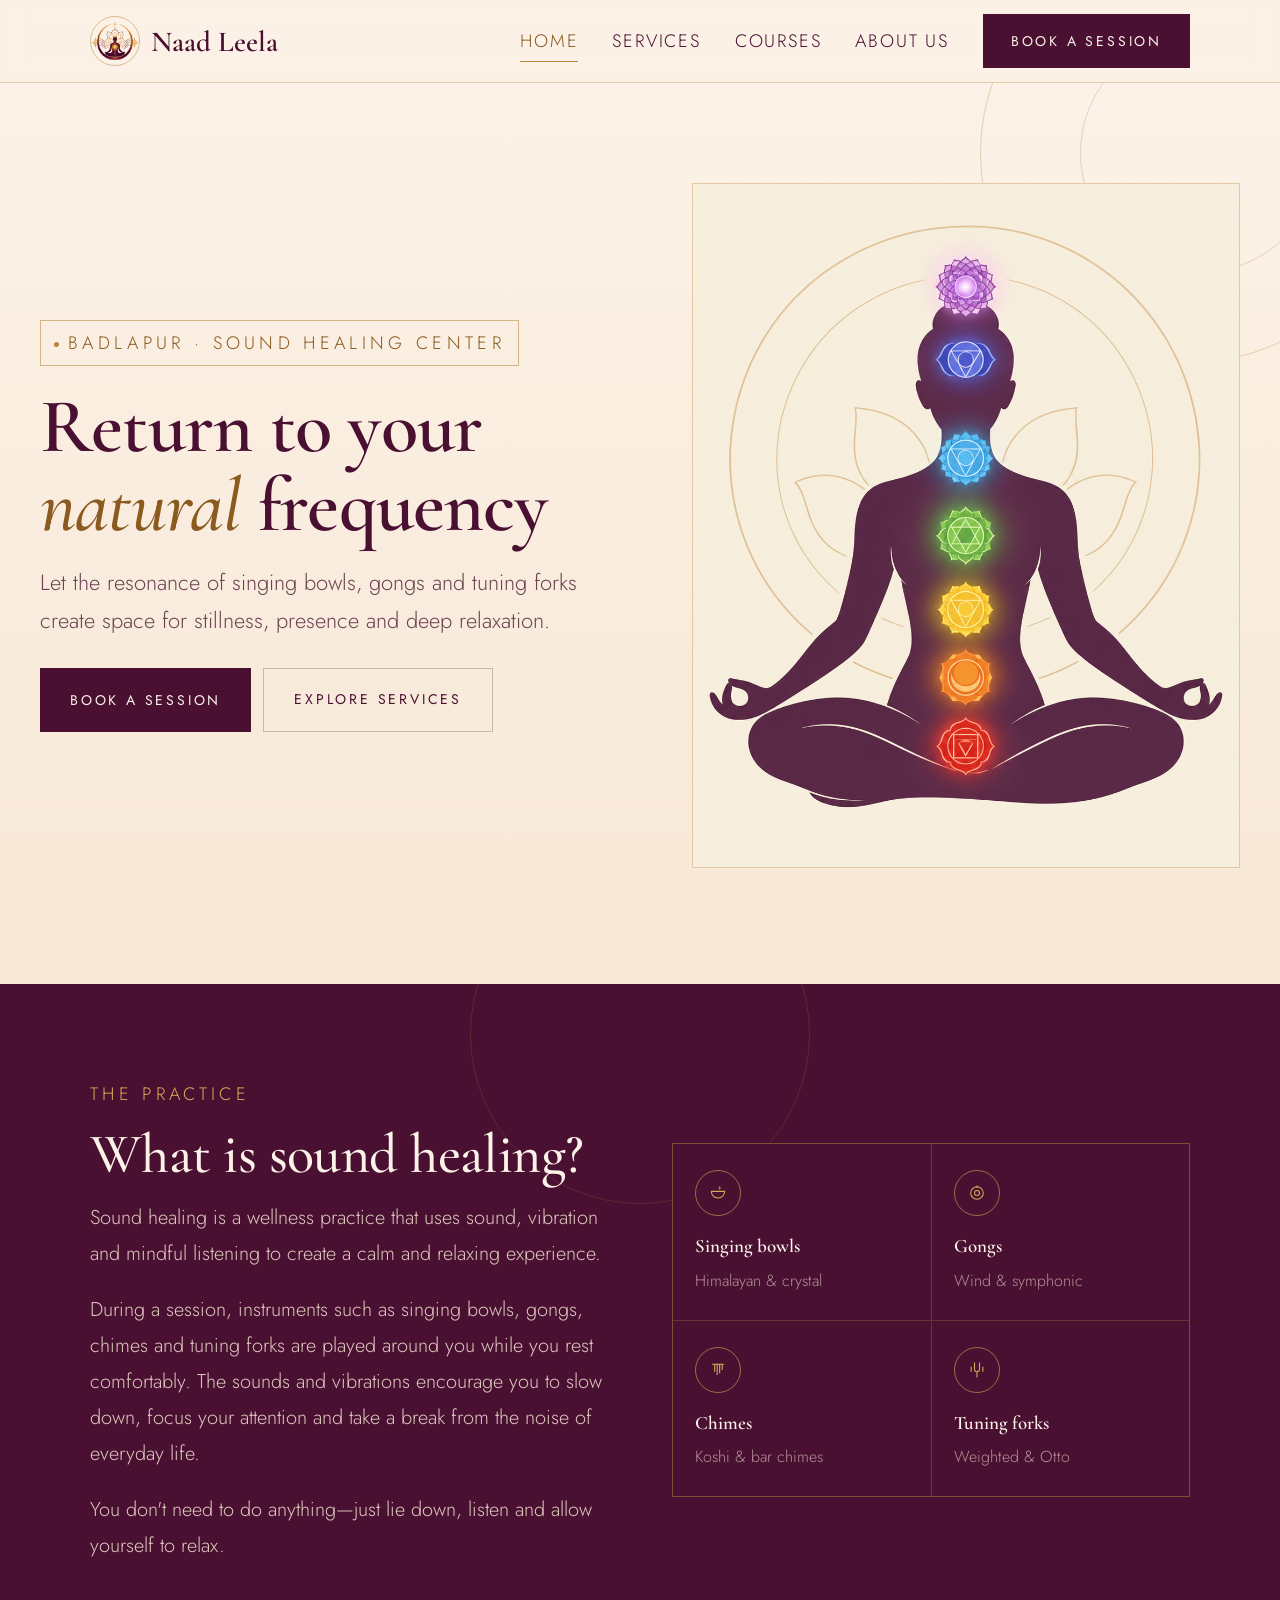
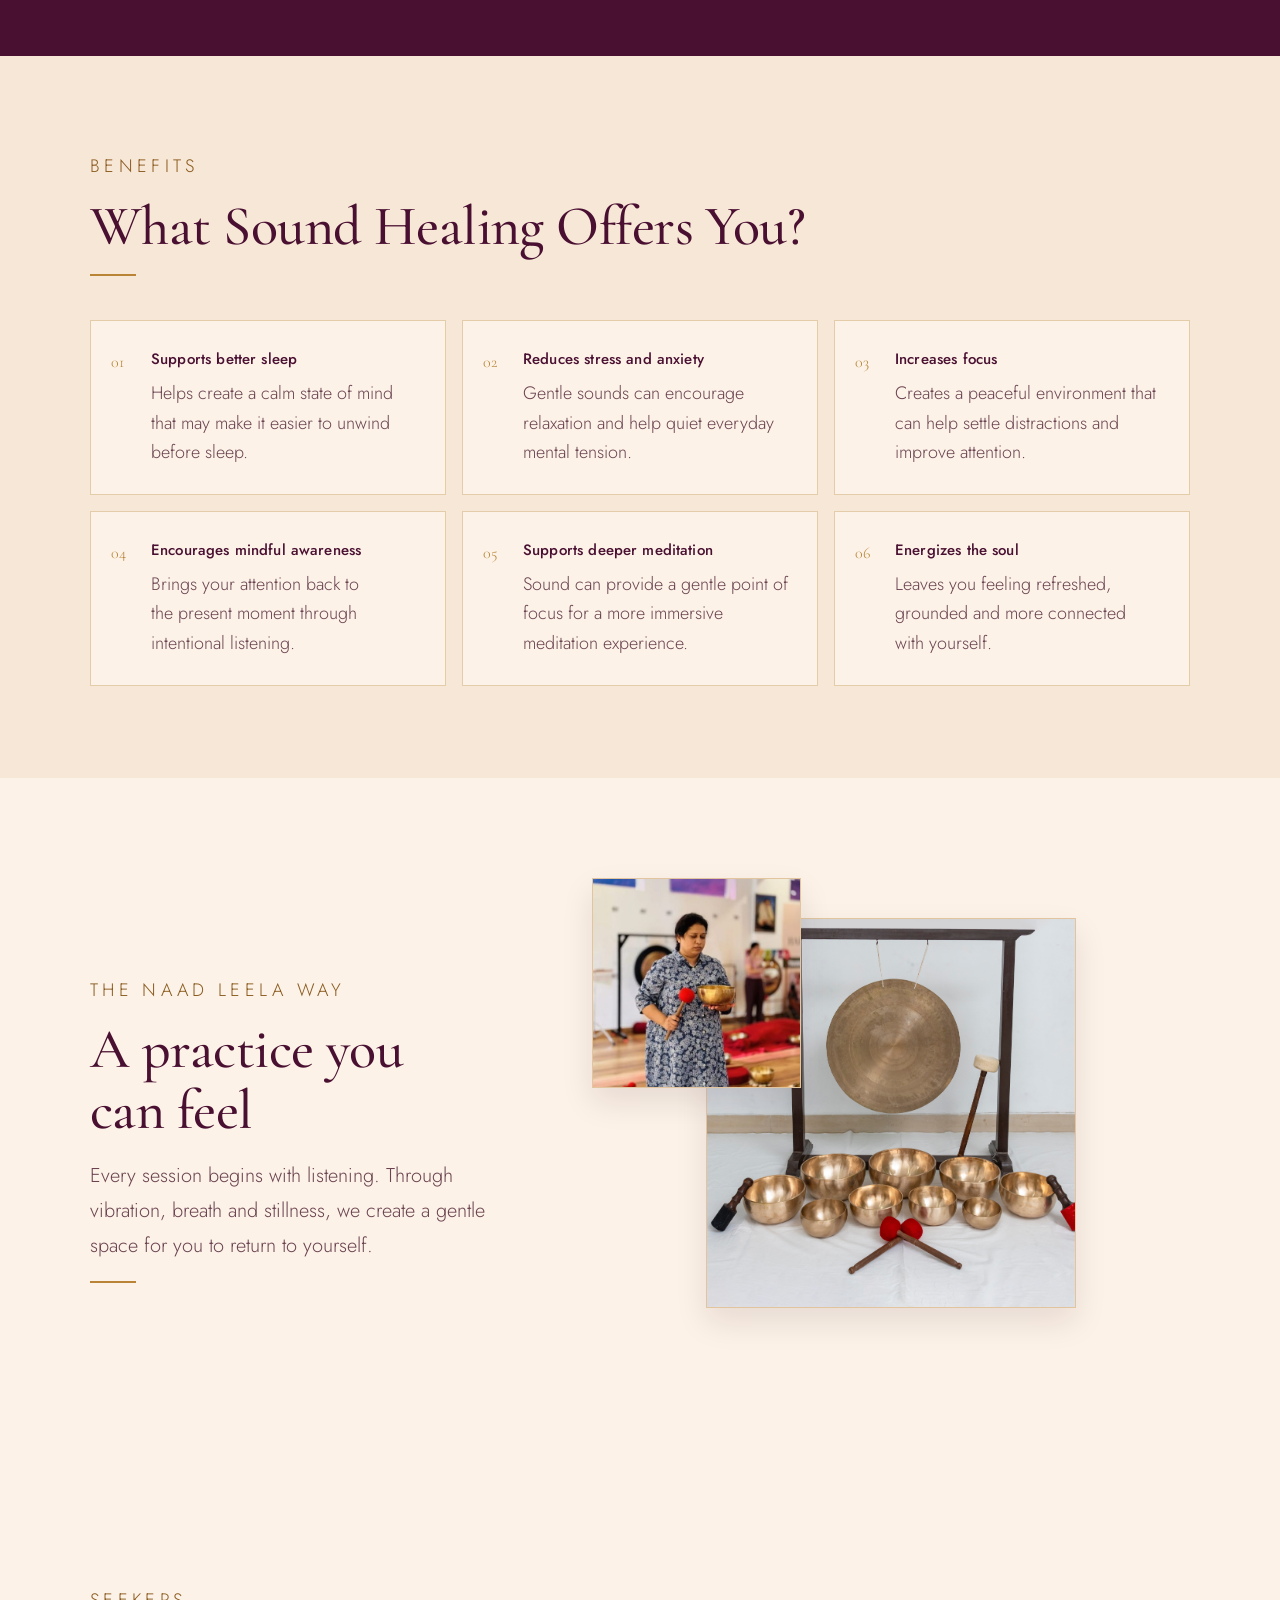
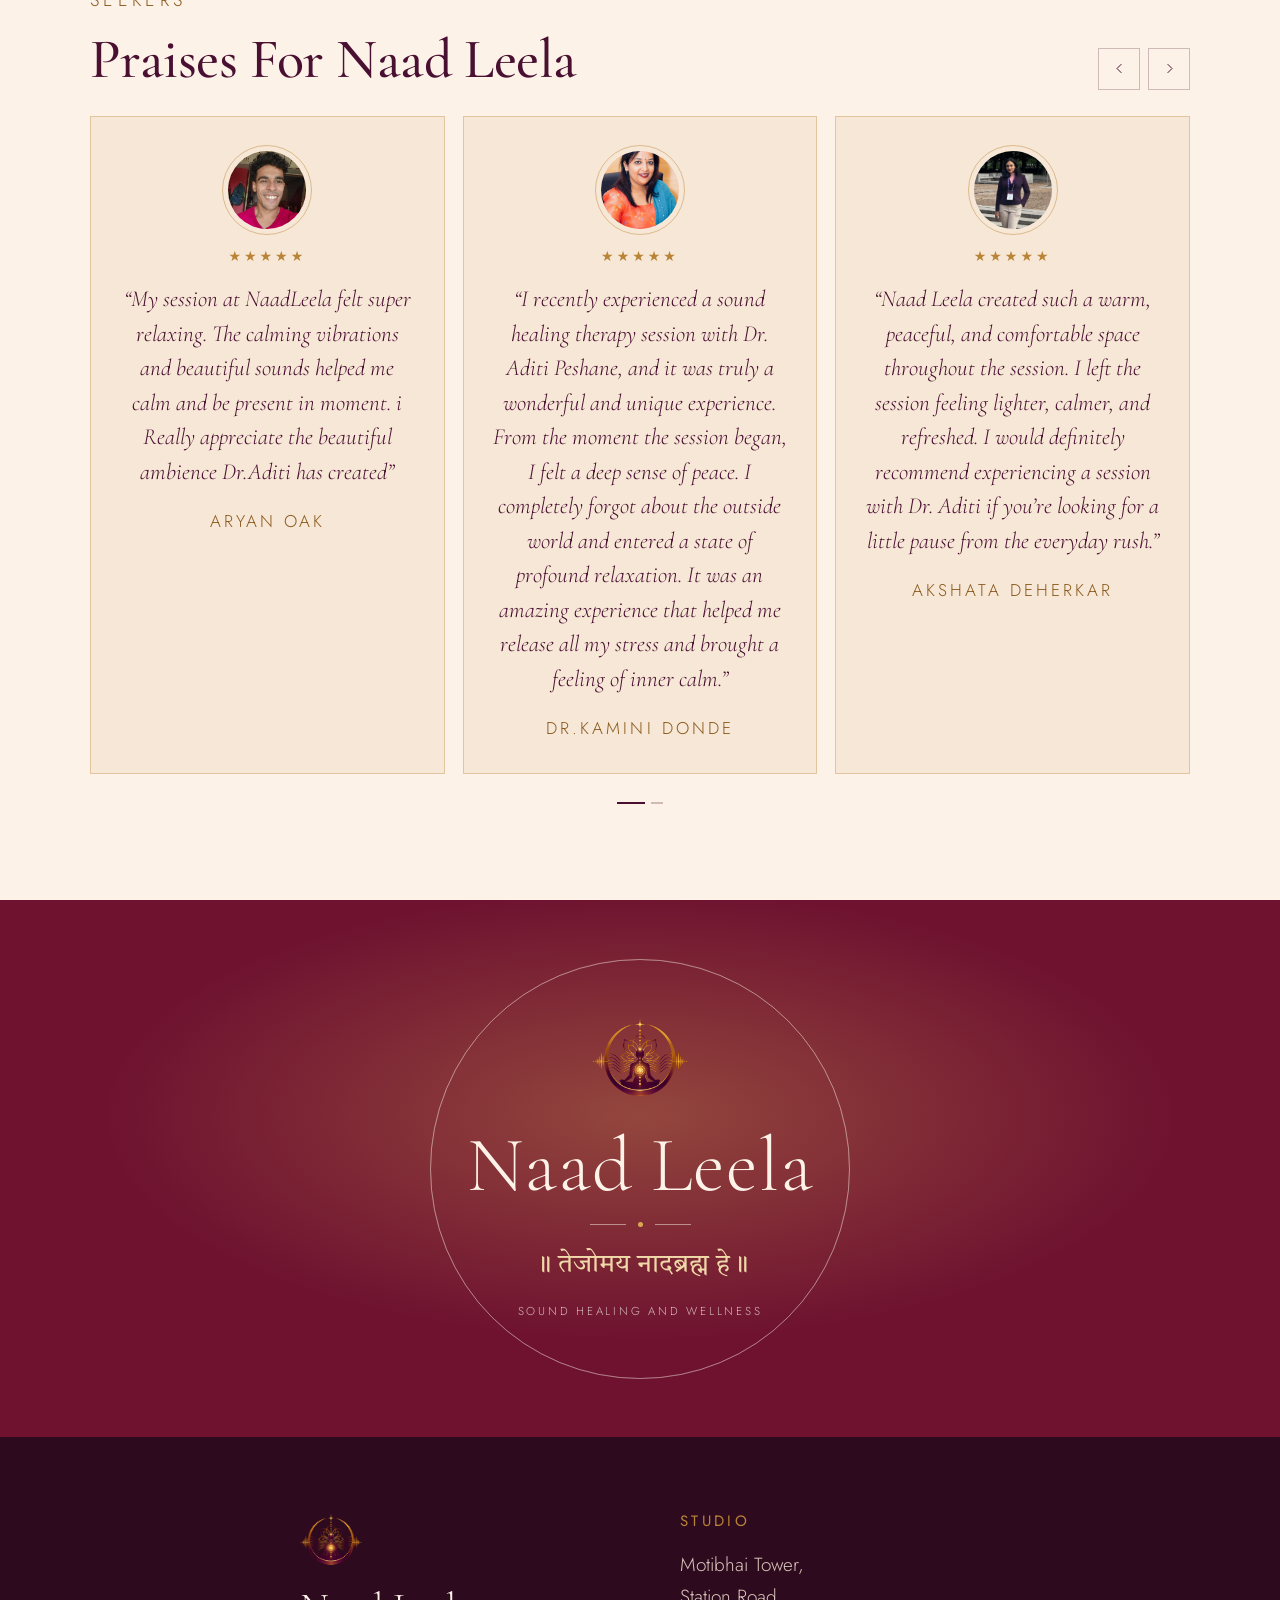
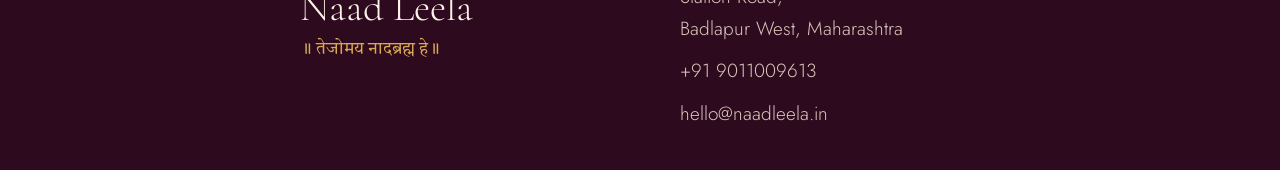
<file: index.html>
<!DOCTYPE html>
<html lang="en">
<head>
<meta charset="utf-8">
<meta name="viewport" content="width=device-width, initial-scale=1">
<title>Naad Leela — Sound Healing Center, Badlapur</title>
<meta name="description" content="Singing bowls, gongs and tuning forks tuned to your body. Sound healing sessions, sound baths and practitioner courses in Badlapur.">
<link rel="icon" href="images/logo.png">
<link rel="preconnect" href="https://fonts.googleapis.com">
<link rel="preconnect" href="https://fonts.gstatic.com" crossorigin>
<link href="https://fonts.googleapis.com/css2?family=Cormorant+Garamond:ital,wght@0,400;0,500;0,600;0,700;1,400;1,500&family=Jost:wght@300;400;500;600&family=Tiro+Devanagari+Hindi&display=swap" rel="stylesheet">
<link rel="stylesheet" href="css/styles.css">
</head>
<body data-page="index.html">
<a class="skip" href="#main">Skip to content</a>
<header class="site-header" id="top">
  <div class="container header-inner">
    <a class="brand" href="index.html">
      <img class="brand-mark" src="images/logo.png" alt="">
      <span class="brand-text">
        <span class="brand-name">Naad Leela</span>
        <!-- <span class="brand-tag">॥ तेजोमय नादब्रह्म हे ॥</span> -->
      </span>
    </a>
    <nav class="nav-desktop" aria-label="Primary">
        <a href="index.html" class="is-active" aria-current="page">Home</a>
        <a href="services.html">Services</a>
        <a href="courses.html">Courses</a>
        <a href="about.html">About us</a>
      <button class="btn btn-solid btn-sm" type="button" data-book>Book a session</button>
    </nav>
    <button class="nav-toggle" type="button" aria-label="Open menu" aria-expanded="false" aria-controls="mobileNav">
      <span></span><span></span><span></span>
    </button>
  </div>
  <nav class="nav-mobile" id="mobileNav" aria-label="Mobile" hidden>
    <div class="container">
      <a href="index.html" class="is-active" aria-current="page"><span>Home</span><em>01</em></a>
      <a href="services.html"><span>Services</span><em>02</em></a>
      <a href="courses.html"><span>Courses</span><em>03</em></a>
      <a href="about.html"><span>About us</span><em>04</em></a>
      <button class="btn btn-solid btn-block" type="button" data-book>Book a session</button>
    </div>
  </nav>
</header>
<main id="main">

  <section class="hero">
    <div class="container hero-grid">
      <div class="hero-copy reveal">
        <span class="eyebrow eyebrow-dot">Badlapur · Sound Healing Center</span>
        <h1>Return to your<br><em>natural</em> frequency</h1>
        <p class="lede">Let the resonance of singing bowls, gongs and tuning forks create space for stillness, presence and deep relaxation.</p>
        <div class="btn-row">
          <button class="btn btn-solid" type="button" data-book>Book a session</button>
          <a class="btn btn-line" href="services.html">Explore services</a>
        </div>
      </div>
      <div class="hero-media reveal">
        <figure class="slot " data-label="/images/hero.png"><img src="images/hero.png" alt="A sound healing session with singing bowls"><figcaption>Hero image — session or bowls</figcaption></figure>
        <!-- <div class="hero-badge">
          <div class="bars"><i></i><i></i><i></i><i></i><i></i></div>
          <span>432 Hz · Live instruments</span>
        </div> -->
      </div>
    </div>
    <div class="hero-ring hero-ring-a" aria-hidden="true"></div>
    <div class="hero-ring hero-ring-b" aria-hidden="true"></div>
  </section>

  <section class="practice">
    <div class="container practice-grid">
      <div class="reveal">
        <span class="eyebrow light">The practice</span>
        <h2 class="h2 on-dark">What is sound healing?</h2>
        <p class="body on-dark">Sound healing is a wellness practice that uses sound, vibration and mindful listening to create a calm and relaxing experience.</p>
        <p class="body on-dark">During a session, instruments such as singing bowls, gongs, chimes and tuning forks are played around you while you rest comfortably. The sounds and vibrations encourage you to slow down, focus your attention and take a break from the noise of everyday life.</p>
        <p class="body on-dark">You don't need to do anything—just lie down, listen and allow yourself to relax.</p>
      </div>
      <ul class="instruments reveal">
        <li>
          <span class="ins-ico"><svg viewBox="0 0 24 24" fill="none" stroke="currentColor" stroke-width="1.3"><path d="M4 10h16c0 5-3.6 8-8 8s-8-3-8-8z"/><path d="M13 4.5c2 .6 2 2.4 0 3"/></svg></span>
          <div><strong>Singing bowls</strong><em>Himalayan &amp; crystal</em></div>
        </li>
        <li>
          <span class="ins-ico"><svg viewBox="0 0 24 24" fill="none" stroke="currentColor" stroke-width="1.3"><path d="M12 3v3"/><circle cx="12" cy="12" r="7.5"/><circle cx="12" cy="12" r="3"/></svg></span>
          <div><strong>Gongs</strong><em>Wind &amp; symphonic</em></div>
        </li>
        <li>
          <span class="ins-ico"><svg viewBox="0 0 24 24" fill="none" stroke="currentColor" stroke-width="1.3"><path d="M5 5h14M8 5v9M11 5v13M14 5v11M17 5v7"/></svg></span>
          <div><strong>Chimes</strong><em>Koshi &amp; bar chimes</em></div>
        </li>
        <li>
          <span class="ins-ico"><svg viewBox="0 0 24 24" fill="none" stroke="currentColor" stroke-width="1.3"><path d="M9 3v8a3 3 0 006 0V3M12 14v7M5 8v6M19 8v6"/></svg></span>
          <div><strong>Tuning forks</strong><em>Weighted &amp; Otto</em></div>
        </li>
      </ul>
    </div>
  </section>

  <section class="benefits">
    <div class="container">
      <div class="sec-head reveal">
        <span class="eyebrow">Benefits</span>
        <h2 class="h2">What Sound Healing Offers You?</h2>
        <span class="rule"></span>
      </div>
      <div class="benefit-grid">
        <article class="benefit reveal"><span class="num">01</span><div><h3>Supports better sleep</h3><p>Helps create a calm state of mind that may make it easier to unwind before sleep.</p></div></article>
        <article class="benefit reveal"><span class="num">02</span><div><h3>Reduces stress and anxiety</h3><p>Gentle sounds can encourage relaxation and help quiet everyday mental tension.</p></div></article>
        <article class="benefit reveal"><span class="num">03</span><div><h3>Increases focus</h3><p>Creates a peaceful environment that can help settle distractions and improve attention.</p></div></article>
        <article class="benefit reveal"><span class="num">04</span><div><h3>Encourages mindful awareness</h3><p>Brings your attention back to the present moment through intentional listening.</p></div></article>
        <article class="benefit reveal"><span class="num">05</span><div><h3>Supports deeper meditation</h3><p>Sound can provide a gentle point of focus for a more immersive meditation experience.</p></div></article>
        <article class="benefit reveal"><span class="num">06</span><div><h3>Energizes the soul</h3><p>Leaves you feeling refreshed, grounded and more connected with yourself.</p></div></article>
      </div>
    </div>
  </section>

  <section class="sound-story">
    <div class="container sound-story-grid">
      <div class="sound-story-copy reveal">
        <span class="eyebrow">The Naad Leela way</span>
        <h2 class="h2">A practice you can feel</h2>
        <p class="lede">Every session begins with listening. Through vibration, breath and stillness, we create a gentle space for you to return to yourself.</p>
        <span class="rule"></span>
      </div>
      <div class="sound-story-gallery">
        <figure class="slot story-image story-image-main reveal" data-label="Add image 1"><img src="images/main.jpg" alt="Sound healing at Naad Leela"></figure>
        <figure class="slot story-image story-image-top reveal" data-label="Add image 2"><img src="images/left.jpeg" alt="Sound healing instruments"></figure>
        <figure class="slot story-image story-image-bottom reveal" data-label="Add image 3"><img src="images/right.jpeg" alt="A peaceful moment at the studio"></figure>
      </div>
    </div>
  </section>

  <section class="testimonials">
    <div class="container t-head">
      <div>
        <span class="eyebrow">Seekers</span>
        <h2 class="h2">Praises For Naad Leela</h2>
      </div>
      <div class="t-arrows">
        <button class="icon-btn" type="button" id="tPrev" aria-label="Previous testimonial"><svg viewBox="0 0 24 24" width="15" height="15" fill="none" stroke="currentColor" stroke-width="1.6"><path d="M15 5l-7 7 7 7"/></svg></button>
        <button class="icon-btn" type="button" id="tNext" aria-label="Next testimonial"><svg viewBox="0 0 24 24" width="15" height="15" fill="none" stroke="currentColor" stroke-width="1.6"><path d="M9 5l7 7-7 7"/></svg></button>
      </div>
    </div>
    <div class="container">
      <div class="t-track" id="tTrack">
        <article class="t-card">
          <div class="t-avatar"><figure class="slot " data-label="images/testimonial-1.jpg"><img src="images/person1.jpeg" alt="Ananya R."><figcaption></figcaption></figure></div>
          <div class="stars" aria-label="5 out of 5"></div>
          <blockquote>“My session at NaadLeela felt super relaxing. The calming vibrations and beautiful sounds helped me calm and be present in moment. i Really appreciate the beautiful ambience Dr.Aditi has created”</blockquote>
          <div class="t-name">Aryan Oak</div>
        </article>
        <article class="t-card">
          <div class="t-avatar"><figure class="slot " data-label="images/testimonial-2.jpg"><img src="images/person2.jpeg" alt="Mahesh K."><figcaption></figcaption></figure></div>
          <div class="stars" aria-label="5 out of 5"></div>
          <blockquote>“I recently experienced a sound healing therapy session with Dr. Aditi Peshane, and it was truly a wonderful and unique experience. From the moment the session began, I felt a deep sense of peace. I completely forgot about the outside world and entered a state of profound relaxation. It was an amazing experience that helped me release all my stress and brought a feeling of inner calm.”</blockquote>
          <div class="t-name">Dr.Kamini Donde</div>
        </article>
        <article class="t-card">
          <div class="t-avatar"><figure class="slot " data-label="images/testimonial-3.jpg"><img src="images/person3.jpeg" alt="Sneha D."><figcaption></figcaption></figure></div>
          <div class="stars" aria-label="5 out of 5"></div>
          <blockquote>“Naad Leela created such a warm, peaceful, and comfortable space throughout the session. I left the session feeling lighter, calmer, and refreshed. I would definitely recommend experiencing a session with Dr. Aditi if you’re looking for a little pause from the everyday rush.”</blockquote>
          <div class="t-name">Akshata Deherkar</div>
        </article>
        <article class="t-card">
          <div class="t-avatar"><figure class="slot " data-label="images/testimonial-4.jpg"><img src="images/person4.jpeg" alt="Rohit P."><figcaption></figcaption></figure></div>
          <div class="stars" aria-label="5 out of 5"></div>
          <blockquote>“I attended the sound therapy session out of curiosity and I had a really beautiful experience, felt completely relaxed”</blockquote>
          <div class="t-name">Samruddhi Phatak</div>
        </article>
      </div>
      <div class="t-dots" id="tDots"></div>
    </div>
  </section>

  <section class="statement">
    <div class="ripple" aria-hidden="true"></div>
    <div class="ripple ripple-2" aria-hidden="true"></div>
    <div class="container statement-inner">
      <img src="images/logo.png" alt="" class="statement-mark">
      <div class="statement-name">Naad Leela</div>
      <div class="statement-divider"><span></span><i></i><span></span></div>
      <div class="statement-tag">॥ तेजोमय नादब्रह्म हे ॥</div>
      <div class="statement-translit">Sound Healing and wellness</div>
    </div>
  </section>

</main>
<footer class="site-footer">
  <div class="container footer-inner">
    <div class="footer-brand">
      <img src="images/logo.png" alt="" class="footer-mark">
      <div class="footer-name">Naad Leela</div>
      <div class="footer-tag">॥ तेजोमय नादब्रह्म हे ॥</div>
    </div>
    <div class="footer-col">
      <h3>Studio</h3>
      <p>Motibhai Tower,<br>Station Road,<br>Badlapur West, Maharashtra</p>
      <p><a href="tel:+919011009613">+91 9011009613</a></p>
      <p><a href="mailto:hello@naadleela.in">hello@naadleela.in</a></p>
    </div>
  </div>
</footer>
<div class="modal" id="bookModal" hidden>
  <div class="modal-backdrop" data-close></div>
  <div class="modal-panel" role="dialog" aria-modal="true" aria-labelledby="bookTitle">
    <div class="modal-head">
      <h2 id="bookTitle">Book a session</h2>
      <button class="icon-btn" type="button" data-close aria-label="Close">
        <svg viewBox="0 0 24 24" width="15" height="15" fill="none" stroke="currentColor" stroke-width="1.6"><path d="M6 6l12 12M18 6L6 18"/></svg>
      </button>
    </div>
    <form class="modal-body" id="bookForm" novalidate>
      <p class="modal-intro">Tell us where to reach you — sessions are confirmed by a call within a day.</p>
      <label class="field"><span>Your name</span><input type="text" name="name" placeholder="Full name" autocomplete="name"></label>
      <label class="field"><span>Phone</span><input type="tel" name="phone" placeholder="+91" autocomplete="tel"></label>
      <div class="field">
        <span>What for</span>
        <div class="chips" id="bookChips">
          <button type="button" class="chip is-on">1:1 Healing Session</button>
          <button type="button" class="chip">Sound Bath</button>
          <button type="button" class="chip">Chakra Healing</button>
          <button type="button" class="chip">Vibro-Acoustic Massage</button>
          <button type="button" class="chip">Sound Healing (course)</button>
          <button type="button" class="chip">Energy Healing (course)</button>
          <button type="button" class="chip">Tuning Fork Therapy (course)</button>
        </div>
      </div>
      <p class="form-error" id="formError" hidden>Please add your name and a phone number.</p>
      <button class="btn btn-solid btn-block" type="submit">Request booking</button>
      <p class="modal-foot">Or call <a href="tel:+919011009613">+91 90110 09613</a></p>
    </form>
    <div class="modal-done" id="bookDone" hidden>
      <div class="done-ring"><svg viewBox="0 0 24 24" width="26" height="26" fill="none" stroke="currentColor" stroke-width="1.4"><path d="M5 13l4 4L19 7"/></svg></div>
      <h3>Your seat is held</h3>
      <p>We will call you on the number you shared to confirm the time. Arrive ten minutes early, wear something loose.</p>
      <button class="btn btn-solid btn-block" type="button" data-close>Done</button>
    </div>
  </div>
</div>
<script src="js/main.js"></script>
</body>
</html>
</file>
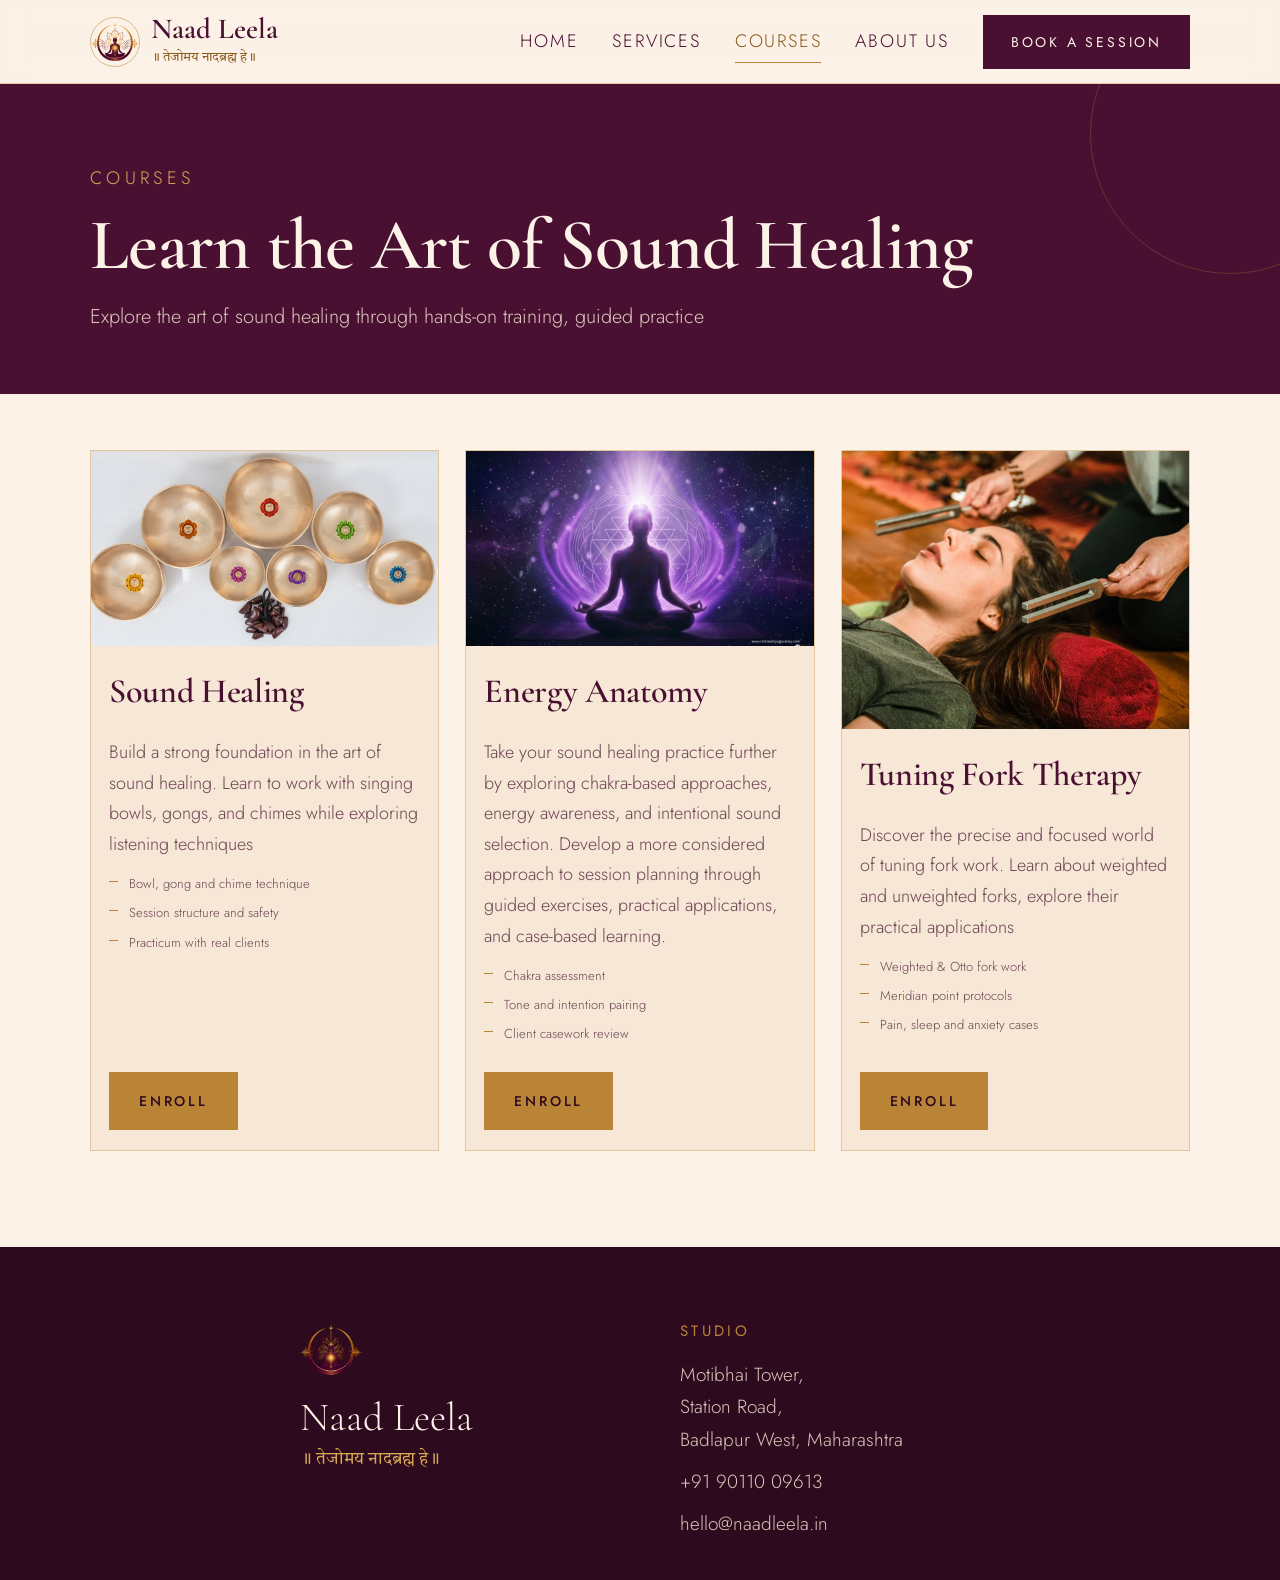
<file: courses.html>
<!DOCTYPE html>
<html lang="en">
<head>
<meta charset="utf-8">
<meta name="viewport" content="width=device-width, initial-scale=1">
<title>Courses — Naad Leela</title>
<meta name="description" content="Sound healing, energy healing and tuning fork therapy courses with certification, taught in small cohorts in Badlapur.">
<link rel="icon" href="images/logo.png">
<link rel="preconnect" href="https://fonts.googleapis.com">
<link rel="preconnect" href="https://fonts.gstatic.com" crossorigin>
<link href="https://fonts.googleapis.com/css2?family=Cormorant+Garamond:ital,wght@0,400;0,500;0,600;0,700;1,400;1,500&family=Jost:wght@300;400;500;600&family=Tiro+Devanagari+Hindi&display=swap" rel="stylesheet">
<link rel="stylesheet" href="css/styles.css">
</head>
<body data-page="courses.html">
<a class="skip" href="#main">Skip to content</a>
<header class="site-header" id="top">
  <div class="container header-inner">
    <a class="brand" href="index.html">
      <img class="brand-mark" src="images/logo.png" alt="">
      <span class="brand-text">
        <span class="brand-name">Naad Leela</span>
        <span class="brand-tag">॥ तेजोमय नादब्रह्म हे ॥</span>
      </span>
    </a>
    <nav class="nav-desktop" aria-label="Primary">
        <a href="index.html">Home</a>
        <a href="services.html">Services</a>
        <a href="courses.html" class="is-active" aria-current="page">Courses</a>
        <a href="about.html">About us</a>
      <button class="btn btn-solid btn-sm" type="button" data-book>Book a session</button>
    </nav>
    <button class="nav-toggle" type="button" aria-label="Open menu" aria-expanded="false" aria-controls="mobileNav">
      <span></span><span></span><span></span>
    </button>
  </div>
  <nav class="nav-mobile" id="mobileNav" aria-label="Mobile" hidden>
    <div class="container">
      <a href="index.html"><span>Home</span><em>01</em></a>
      <a href="services.html"><span>Services</span><em>02</em></a>
      <a href="courses.html" class="is-active" aria-current="page"><span>Courses</span><em>03</em></a>
      <a href="about.html"><span>About us</span><em>04</em></a>
      <button class="btn btn-solid btn-block" type="button" data-book>Book a session</button>
    </div>
  </nav>
</header>
<main id="main">
  <section class="page-hero dark">
    <div class="container">
      <span class="eyebrow light">Courses</span>
      <h1 class="on-dark">Learn the Art of Sound Healing</h1>
      <p class="lede on-dark">Explore the art of sound healing through hands-on training, guided practice</p>
    </div>
    <div class="hero-ring hero-ring-c" aria-hidden="true"></div>
  </section>

  <section class="course-section">
    <div class="container course-grid">
      <article class="course-card reveal">
        <div class="course-media"><figure class="slot " data-label="images/course-1.jpg"><img src="images/course1.jpg" alt="Sound Healing"><figcaption>Sound Healing</figcaption></figure></div>
        <div class="course-body">
          
          <h2>Sound Healing</h2>
          <div class="pills"></div>
          <p>Build a strong foundation in the art of sound healing. Learn to work with singing bowls, gongs, and chimes while exploring listening techniques</p>
          <ul class="ticks"><li>Bowl, gong and chime technique</li><li>Session structure and safety</li><li>Practicum with real clients</li></ul>
          <div class="course-foot">
            <button class="btn btn-gold" type="button" data-book data-offer="Sound Healing (course)">Enroll</button>
            
          </div>
        </div>
      </article>
      <article class="course-card reveal">
        <div class="course-media"><figure class="slot " data-label="images/course-2.jpg"><img src="images/course2.webp" alt="Energy Anatomy"><figcaption>Energy Healing</figcaption></figure></div>
        <div class="course-body">
          
          <h2>Energy Anatomy</h2>
          <div class="pills"></div>
          <p>Take your sound healing practice further by exploring chakra-based approaches, energy awareness, and intentional sound selection. Develop a more considered approach to session planning through guided exercises, practical applications, and case-based learning.</p>
          <ul class="ticks"><li>Chakra assessment</li><li>Tone and intention pairing</li><li>Client casework review</li></ul>
          <div class="course-foot">
            <button class="btn btn-gold" type="button" data-book data-offer="Energy Healing (course)">Enroll</button>
            
          </div>
        </div>
      </article>
      <article class="course-card reveal">
        <div class="course-media"><figure class="slot " data-label="images/course-3.jpg"><img src="images/course3.webp" alt="Tuning Fork Therapy"><figcaption>Tuning Fork Therapy</figcaption></figure></div>
        <div class="course-body">
          <h2>Tuning Fork Therapy</h2>
          <div class="pills"></div>
          <p>Discover the precise and focused world of tuning fork work. Learn about weighted and unweighted forks, explore their practical applications</p>
          <ul class="ticks"><li>Weighted & Otto fork work</li><li>Meridian point protocols</li><li>Pain, sleep and anxiety cases</li></ul>
          <div class="course-foot">
            <button class="btn btn-gold" type="button" data-book data-offer="Tuning Fork Therapy (course)">Enroll</button>
            
          </div>
        </div>
      </article>
    </div>
  </section>
</main>
<footer class="site-footer">
  <div class="container footer-inner">
    <div class="footer-brand">
      <img src="images/logo.png" alt="" class="footer-mark">
      <div class="footer-name">Naad Leela</div>
      <div class="footer-tag">॥ तेजोमय नादब्रह्म हे ॥</div>
    </div>
    
    <div class="footer-col">
      <h3>Studio</h3>
      <p>Motibhai Tower,<br>Station Road,<br>Badlapur West, Maharashtra</p>
      <p><a href="tel:+919011009613">+91 90110 09613</a></p>
      <p><a href="mailto:hello@naadleela.in">hello@naadleela.in</a></p>
    </div>
    
</footer>
<div class="modal" id="bookModal" hidden>
  <div class="modal-backdrop" data-close></div>
  <div class="modal-panel" role="dialog" aria-modal="true" aria-labelledby="bookTitle">
    <div class="modal-head">
      <h2 id="bookTitle">Book a session</h2>
      <button class="icon-btn" type="button" data-close aria-label="Close">
        <svg viewBox="0 0 24 24" width="15" height="15" fill="none" stroke="currentColor" stroke-width="1.6"><path d="M6 6l12 12M18 6L6 18"/></svg>
      </button>
    </div>
    <form class="modal-body" id="bookForm" novalidate>
      <p class="modal-intro">Tell us where to reach you — sessions are confirmed by a call within a day.</p>
      <label class="field"><span>Your name</span><input type="text" name="name" placeholder="Full name" autocomplete="name"></label>
      <label class="field"><span>Phone</span><input type="tel" name="phone" placeholder="+91" autocomplete="tel"></label>
      <div class="field">
        <span>What for</span>
        <div class="chips" id="bookChips">
          <button type="button" class="chip is-on">1:1 Healing Session</button>
          <button type="button" class="chip">Sound Bath</button>
          <button type="button" class="chip">Chakra Healing</button>
          <button type="button" class="chip">Vibro-Acoustic Massage</button>
          <button type="button" class="chip">Sound Healing (course)</button>
          <button type="button" class="chip">Energy Healing (course)</button>
          <button type="button" class="chip">Tuning Fork Therapy (course)</button>
        </div>
      </div>
      <p class="form-error" id="formError" hidden>Please add your name and a phone number.</p>
      <button class="btn btn-solid btn-block" type="submit">Request booking</button>
      <p class="modal-foot">Or call <a href="tel:+919011009613">+91 90110 09613</a></p>
    </form>
    <div class="modal-done" id="bookDone" hidden>
      <div class="done-ring"><svg viewBox="0 0 24 24" width="26" height="26" fill="none" stroke="currentColor" stroke-width="1.4"><path d="M5 13l4 4L19 7"/></svg></div>
      <h3>Your seat is held</h3>
      <p>We will call you on the number you shared to confirm the time. Arrive ten minutes early, wear something loose.</p>
      <button class="btn btn-solid btn-block" type="button" data-close>Done</button>
    </div>
  </div>
</div>
<script src="js/main.js"></script>
</body>
</html>
</file>
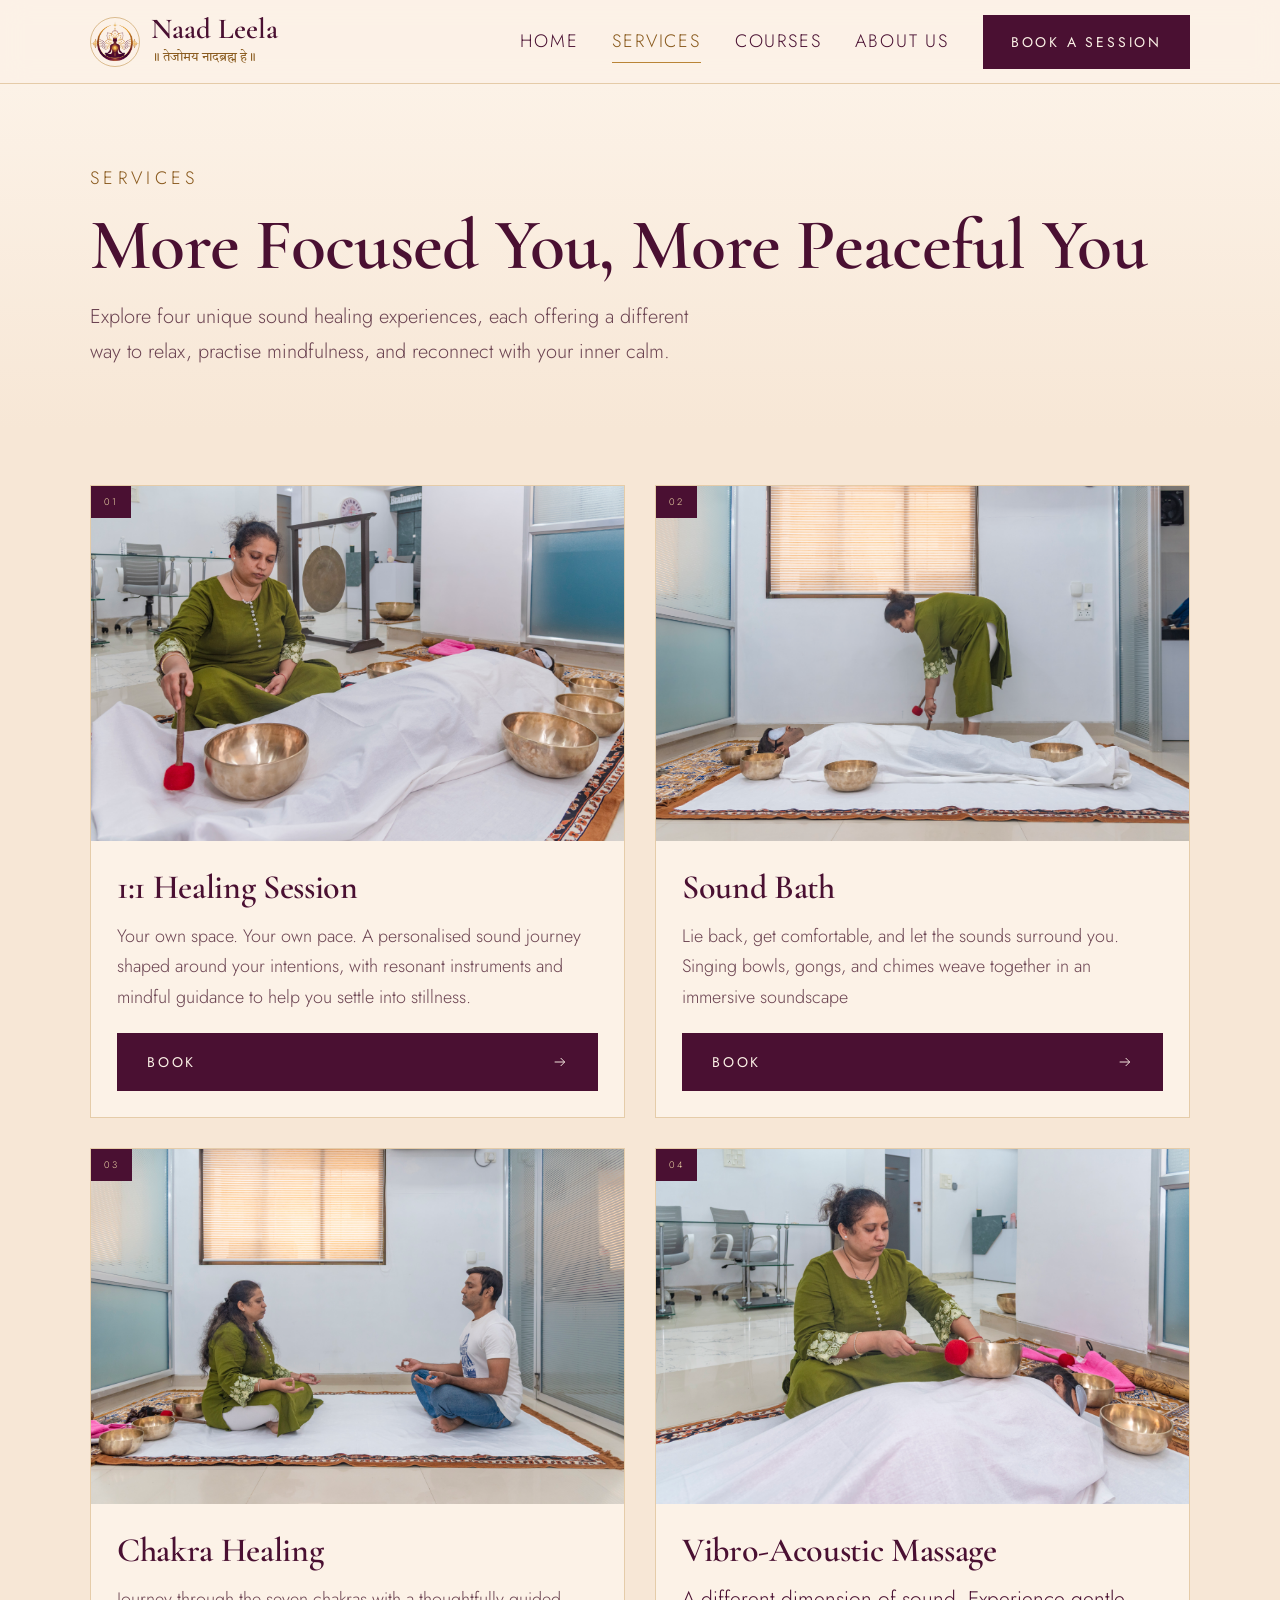
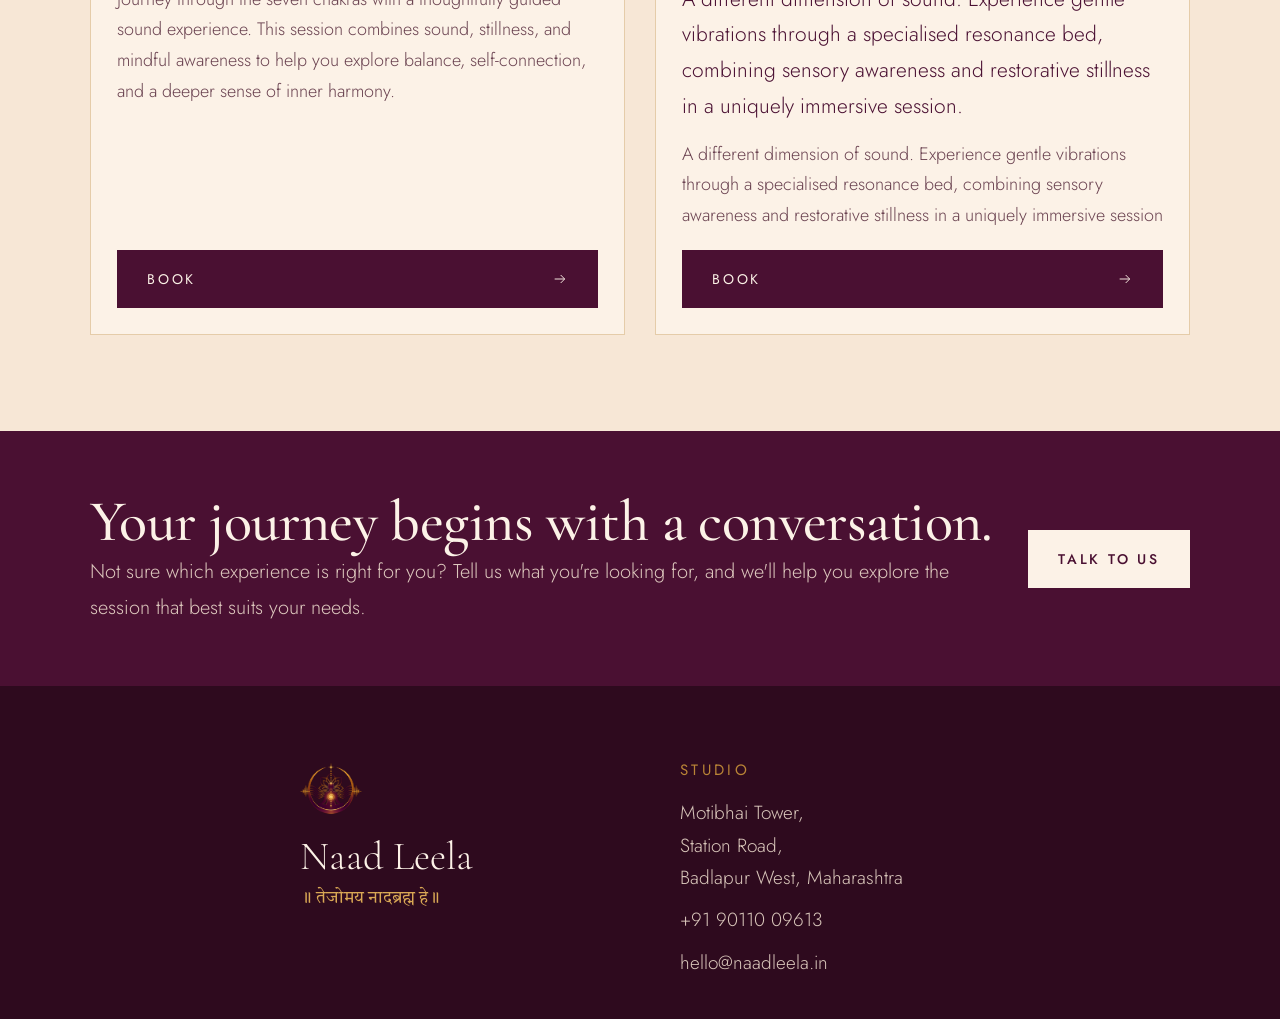
<file: services.html>
<!DOCTYPE html>
<html lang="en">
<head>
<meta charset="utf-8">
<meta name="viewport" content="width=device-width, initial-scale=1">
<title>Services — Naad Leela</title>
<meta name="description" content="Four sound healing services in Badlapur: 1:1 healing sessions, sound baths, chakra healing and vibro-acoustic massage.">
<link rel="icon" href="images/logo.png">
<link rel="preconnect" href="https://fonts.googleapis.com">
<link rel="preconnect" href="https://fonts.gstatic.com" crossorigin>
<link href="https://fonts.googleapis.com/css2?family=Cormorant+Garamond:ital,wght@0,400;0,500;0,600;0,700;1,400;1,500&family=Jost:wght@300;400;500;600&family=Tiro+Devanagari+Hindi&display=swap" rel="stylesheet">
<link rel="stylesheet" href="css/styles.css">
</head>
<body data-page="services.html">
<a class="skip" href="#main">Skip to content</a>
<header class="site-header" id="top">
  <div class="container header-inner">
    <a class="brand" href="index.html">
      <img class="brand-mark" src="images/logo.png" alt="">
      <span class="brand-text">
        <span class="brand-name">Naad Leela</span>
        <span class="brand-tag">॥ तेजोमय नादब्रह्म हे ॥</span>
      </span>
    </a>
    <nav class="nav-desktop" aria-label="Primary">
        <a href="index.html">Home</a>
        <a href="services.html" class="is-active" aria-current="page">Services</a>
        <a href="courses.html">Courses</a>
        <a href="about.html">About us</a>
      <button class="btn btn-solid btn-sm" type="button" data-book>Book a session</button>
    </nav>
    <button class="nav-toggle" type="button" aria-label="Open menu" aria-expanded="false" aria-controls="mobileNav">
      <span></span><span></span><span></span>
    </button>
  </div>
  <nav class="nav-mobile" id="mobileNav" aria-label="Mobile" hidden>
    <div class="container">
      <a href="index.html"><span>Home</span><em>01</em></a>
      <a href="services.html" class="is-active" aria-current="page"><span>Services</span><em>02</em></a>
      <a href="courses.html"><span>Courses</span><em>03</em></a>
      <a href="about.html"><span>About us</span><em>04</em></a>
      <button class="btn btn-solid btn-block" type="button" data-book>Book a session</button>
    </div>
  </nav>
</header>
<main id="main">
  <section class="page-hero">
    <div class="container">
      <span class="eyebrow">Services</span>
      <h1>More Focused You, More Peaceful You</h1>
      <p class="lede">Explore four unique sound healing experiences, each offering a different way to relax, practise mindfulness, and reconnect with your inner calm.</p>
    </div>
  </section>

  <section class="service-section">
    <div class="container service-grid">
      <article class="service-card reveal">
        <div class="service-media">
          <figure class="slot " data-label="images/service-1.jpg"><img src="images/one.jpg" alt="1:1 Healing Session"><figcaption>1:1 Healing Session</figcaption></figure>
          <span class="service-num">01</span>
        </div>
        <div class="service-body">
          <div class="service-title"><h2>1:1 Healing Session</h2></div>
          <p>Your own space. Your own pace. A personalised sound journey shaped around your intentions, with resonant instruments and mindful guidance to help you settle into stillness.</p>
          <div class="service-foot">
            <button class="btn btn-solid btn-arrow" type="button" data-book data-offer="1:1 Healing Session"><span>Book</span><svg viewBox="0 0 24 24" width="16" height="16" fill="none" stroke="currentColor" stroke-width="1.4"><path d="M4 12h15M13 6l6 6-6 6"/></svg></button>
          
          </div>
        </div>
      </article>
      <article class="service-card reveal">
        <div class="service-media">
          <figure class="slot " data-label="images/service-2.jpg"><img src="images/bath.jpg" alt="Sound Bath"><figcaption>Sound Bath</figcaption></figure>
          <span class="service-num">02</span>
        </div>
        <div class="service-body">
          <div class="service-title"><h2>Sound Bath</h2></div>
          <p>Lie back, get comfortable, and let the sounds surround you. Singing bowls, gongs, and chimes weave together in an immersive soundscape</p>
          <div class="service-foot">
            <button class="btn btn-solid btn-arrow" type="button" data-book data-offer="Sound Bath"><span>Book</span><svg viewBox="0 0 24 24" width="16" height="16" fill="none" stroke="currentColor" stroke-width="1.4"><path d="M4 12h15M13 6l6 6-6 6"/></svg></button>
            
          </div>
        </div>
      </article>
      <article class="service-card reveal">
        <div class="service-media">
          <figure class="slot " data-label="images/service-3.jpg"><img src="images/chakra.jpg" alt="Chakra Healing"><figcaption>Chakra Healing</figcaption></figure>
          <span class="service-num">03</span>
        </div>
        <div class="service-body">
          <div class="service-title"><h2>Chakra Healing</h2></div>
          <p>Journey through the seven chakras with a thoughtfully guided sound experience. This session combines sound, stillness, and mindful awareness to help you explore balance, self-connection, and a deeper sense of inner harmony.</p>
          <div class="service-foot">
            <button class="btn btn-solid btn-arrow" type="button" data-book data-offer="Chakra Healing"><span>Book</span><svg viewBox="0 0 24 24" width="16" height="16" fill="none" stroke="currentColor" stroke-width="1.4"><path d="M4 12h15M13 6l6 6-6 6"/></svg></button>
          
          </div>
        </div>
      </article>
      <article class="service-card reveal">
        <div class="service-media">
          <figure class="slot " data-label="images/service-4.jpg"><img src="images/acoustic.jpg" alt="Vibro-Acoustic Massage"><figcaption>Vibro-Acoustic Massage</figcaption></figure>
          <span class="service-num">04</span>
        </div>
        <div class="service-body">
          <div class="service-title"><h2>Vibro-Acoustic Massage</h2>A different dimension of sound. Experience gentle vibrations through a specialised resonance bed, combining sensory awareness and restorative stillness in a uniquely immersive session.</div>
          <p>A different dimension of sound. Experience gentle vibrations through a specialised resonance bed, combining sensory awareness and restorative stillness in a uniquely immersive session</p>
          <div class="service-foot">
            <button class="btn btn-solid btn-arrow" type="button" data-book data-offer="Vibro-Acoustic Massage"><span>Book</span><svg viewBox="0 0 24 24" width="16" height="16" fill="none" stroke="currentColor" stroke-width="1.4"><path d="M4 12h15M13 6l6 6-6 6"/></svg></button>
          
          </div>
        </div>
      </article>
    </div>
  </section>

  <section class="cta-band">
    <div class="container cta-inner">
      <div>
        <h2 class="h2 on-dark">Your journey begins with a conversation.</h2>
        <p class="body on-dark">Not sure which experience is right for you? Tell us what you're looking for, and we'll help you explore the session that best suits your needs.</p>
      </div>
      <button class="btn btn-cream" type="button" data-book>Talk to us</button>
    </div>
  </section>
</main>
<footer class="site-footer">
  <div class="container footer-inner">
    <div class="footer-brand">
      <img src="images/logo.png" alt="" class="footer-mark">
      <div class="footer-name">Naad Leela</div>
      <div class="footer-tag">॥ तेजोमय नादब्रह्म हे ॥</div>
    </div>
    
    <div class="footer-col">
      <h3>Studio</h3>
      <p>Motibhai Tower,<br>Station Road,<br>Badlapur West, Maharashtra</p>
      <p><a href="tel:+919011009613">+91 90110 09613</a></p>
      <p><a href="mailto:hello@naadleela.in">hello@naadleela.in</a></p>
    </div>
    
  </div>
  
</footer>
<div class="modal" id="bookModal" hidden>
  <div class="modal-backdrop" data-close></div>
  <div class="modal-panel" role="dialog" aria-modal="true" aria-labelledby="bookTitle">
    <div class="modal-head">
      <h2 id="bookTitle">Book a session</h2>
      <button class="icon-btn" type="button" data-close aria-label="Close">
        <svg viewBox="0 0 24 24" width="15" height="15" fill="none" stroke="currentColor" stroke-width="1.6"><path d="M6 6l12 12M18 6L6 18"/></svg>
      </button>
    </div>
    <form class="modal-body" id="bookForm" novalidate>
      <p class="modal-intro">Tell us where to reach you — sessions are confirmed by a call within a day.</p>
      <label class="field"><span>Your name</span><input type="text" name="name" placeholder="Full name" autocomplete="name"></label>
      <label class="field"><span>Phone</span><input type="tel" name="phone" placeholder="+91" autocomplete="tel"></label>
      <div class="field">
        <span>What for</span>
        <div class="chips" id="bookChips">
          <button type="button" class="chip is-on">1:1 Healing Session</button>
          <button type="button" class="chip">Sound Bath</button>
          <button type="button" class="chip">Chakra Healing</button>
          <button type="button" class="chip">Vibro-Acoustic Massage</button>
          <button type="button" class="chip">Sound Healing (course)</button>
          <button type="button" class="chip">Energy Healing (course)</button>
          <button type="button" class="chip">Tuning Fork Therapy (course)</button>
        </div>
      </div>
      <p class="form-error" id="formError" hidden>Please add your name and a phone number.</p>
      <button class="btn btn-solid btn-block" type="submit">Request booking</button>
      <p class="modal-foot">Or call <a href="tel:+919011009613">+91 90110 09613</a></p>
    </form>
    <div class="modal-done" id="bookDone" hidden>
      <div class="done-ring"><svg viewBox="0 0 24 24" width="26" height="26" fill="none" stroke="currentColor" stroke-width="1.4"><path d="M5 13l4 4L19 7"/></svg></div>
      <h3>Your seat is held</h3>
      <p>We will call you on the number you shared to confirm the time. Arrive ten minutes early, wear something loose.</p>
      <button class="btn btn-solid btn-block" type="button" data-close>Done</button>
    </div>
  </div>
</div>
<script src="js/main.js"></script>
</body>
</html>
</file>
<file: css/styles.css>
/* =========================================================
   Naad Leela — styles.css
   Palette, type and layout for all pages.
   ========================================================= */

:root{
  /* ---- Colour theme (from the brand's Instagram artwork) ---- */
  --plum:        #4A1032;   /* primary deep maroon */
  --plum-deep:   #2E0A1E;   /* footer / darkest */
  --wine:        #6E1230;   /* secondary maroon */
  --gold:        #B98436;   /* brand gold */
  --gold-light:  #D9A855;
  --gold-pale:   #F0D9A8;
  --gold-dark:   #8A5A1E;   /* gold text on cream (accessible) */
  --cream:       #FCF2E7;   /* page background */
  --sand:        #F7E7D6;   /* alternate background */
  --ink:         #4A1032;
  --ink-soft:    #6B4351;
  --muted:       #8B6673;

  --line:        rgba(185,132,54,.35);
  --line-ink:    rgba(74,16,50,.14);

  --font-display: 'Cormorant Garamond', Georgia, serif;
  --font-body:    'Jost', system-ui, -apple-system, sans-serif;
  --font-deva:    'Tiro Devanagari Hindi', serif;

  --wrap: 1180px;
  --pad: 22px;
  --header-h: 68px;
}

/* ---------------- Base ---------------- */
*,*::before,*::after{box-sizing:border-box}
html{-webkit-text-size-adjust:100%;scroll-behavior:smooth;scroll-padding-top:90px}
body{
  margin:0;background:var(--cream);color:var(--ink);
  font-family:var(--font-body);font-weight:300;font-size:16px;line-height:1.6;
  -webkit-font-smoothing:antialiased;overflow-x:hidden;
}
img{max-width:100%;display:block}
a{color:var(--gold-dark);text-decoration:none;transition:color .25s ease}
a:hover{color:var(--gold)}
button{font-family:inherit}
h1,h2,h3{font-family:var(--font-display);font-weight:600;margin:0;letter-spacing:-.01em;text-wrap:pretty}
p{margin:0 0 1em;text-wrap:pretty}
p:last-child{margin-bottom:0}
ul{margin:0;padding:0;list-style:none}
::selection{background:rgba(185,132,54,.3)}
:focus-visible{outline:2px solid var(--gold);outline-offset:3px}
[hidden]{display:none !important}
.skip{position:absolute;left:-9999px}
.skip:focus{left:12px;top:12px;z-index:200;background:var(--plum);color:var(--cream);padding:10px 16px}

.container{width:100%;max-width:var(--wrap);margin:0 auto;padding:0 var(--pad)}

/* ---------------- Shared type ---------------- */
.eyebrow{display:inline-block;font-size:15px;letter-spacing:.24em;text-transform:uppercase;color:var(--gold-dark);margin-bottom:14px}
.eyebrow.light{color:var(--gold-light)}
.eyebrow-dot{border:1px solid rgba(185,132,54,.55);padding:7px 13px;margin-bottom:22px}
.eyebrow-dot::before{content:"";display:inline-block;width:5px;height:5px;background:var(--gold);border-radius:50%;margin-right:9px;vertical-align:middle}
.h2{font-size:clamp(28px,4.4vw,42px);line-height:1.08;font-weight:500;color:var(--ink)}
.on-dark{color:var(--cream)}
p.on-dark{color:rgba(247,231,214,.85)}
.body{font-size:25px;line-height:1.75}
.lede{font-size:clamp(15px,1.6vw,18px);line-height:1.75;color:var(--ink-soft);max-width:44ch}
.lede.on-dark{color:rgba(247,231,214,.85)}
.rule{display:block;width:46px;height:2px;background:var(--gold);margin:18px 0 0}
.sec-head{margin-bottom:34px}

/* ---------------- Buttons ---------------- */
.btn{
  display:inline-flex;align-items:center;justify-content:center;gap:10px;
  padding:16px 26px;border:0;cursor:pointer;
  font-size:11.5px;letter-spacing:.2em;text-transform:uppercase;font-weight:400;
  white-space:nowrap;transition:background .25s ease,color .25s ease,border-color .25s ease,transform .25s ease;
}
.btn:active{transform:translateY(1px)}
.btn-solid{background:var(--plum);color:var(--cream)}
.btn-solid:hover{background:var(--wine);color:var(--cream)}
.btn-line{background:transparent;color:var(--ink);border:1px solid rgba(74,16,50,.25)}
.btn-line:hover{border-color:var(--gold);color:var(--gold-dark)}
.btn-gold{background:var(--gold);color:#2E0A1E;font-weight:500}
.btn-gold:hover{background:var(--gold-dark);color:var(--cream)}
.btn-cream{background:var(--cream);color:var(--plum);font-weight:500}
.btn-cream:hover{background:var(--gold-pale);color:var(--plum)}
.btn-sm{padding:12px 18px;font-size:10.5px}
.btn-block{display:flex;width:100%}
.btn-arrow{justify-content:space-between;flex:1;text-align:left}
.btn-row{display:flex;flex-wrap:wrap;gap:12px;margin-top:28px}
.icon-btn{
  width:42px;height:42px;display:grid;place-items:center;flex:none;
  background:transparent;border:1px solid rgba(74,16,50,.25);color:var(--ink);cursor:pointer;
  transition:background .25s ease,color .25s ease,border-color .25s ease;
}
.icon-btn:hover{background:var(--plum);border-color:var(--plum);color:var(--cream)}

/* ---------------- Header ---------------- */
.site-header{
  position:sticky;top:0;z-index:50;
  background:rgba(252,242,231,.93);backdrop-filter:blur(14px);
  border-bottom:1px solid var(--line);
}
.header-inner{display:flex;align-items:center;gap:14px;padding-top:11px;padding-bottom:11px}
.brand{display:flex;align-items:center;gap:11px;flex:1;min-width:0;color:inherit}
.brand:hover{color:inherit}
.brand-mark{width:50px;height:50px;border-radius:50%;object-fit:cover;border:1px solid rgba(185,132,54,.5);flex:none}
.brand-name{display:block;font-family:var(--font-display);font-size:22px;font-weight:600;line-height:1;color:var(--plum)}
.brand-tag{display:block;font-family:var(--font-deva);font-size:10px;color:var(--gold-dark);margin-top:4px;white-space:nowrap}

.nav-desktop{display:none;align-items:center;gap:30px}
.nav-desktop a{
  position:relative;font-size:15px;letter-spacing:.12em;text-transform:uppercase;color:var(--plum);padding:6px 0;
}
.nav-desktop a::after{content:"";position:absolute;left:0;bottom:0;height:1px;width:0;background:var(--gold);transition:width .3s ease}
.nav-desktop a:hover::after,.nav-desktop a.is-active::after{width:100%}
.nav-desktop a.is-active{color:var(--gold-dark)}

.nav-toggle{
  width:44px;height:44px;flex:none;display:grid;place-items:center;gap:0;
  background:transparent;border:1px solid rgba(74,16,50,.18);cursor:pointer;
  transition:border-color .25s ease;
}
.nav-toggle:hover{border-color:var(--gold)}
.nav-toggle span{display:block;width:19px;height:1.5px;background:var(--plum);margin:2.5px 0;transition:transform .3s ease,opacity .25s ease,width .3s ease}
.nav-toggle span:last-child{width:12px;background:var(--gold)}
.nav-toggle[aria-expanded="true"] span:nth-child(1){transform:translateY(4px) rotate(45deg)}
.nav-toggle[aria-expanded="true"] span:nth-child(2){opacity:0}
.nav-toggle[aria-expanded="true"] span:nth-child(3){width:19px;background:var(--plum);transform:translateY(-4px) rotate(-45deg)}

.nav-mobile{border-top:1px solid rgba(185,132,54,.22);animation:menuIn .34s cubic-bezier(.2,.8,.2,1) both;padding-bottom:22px}
.nav-mobile a{
  display:flex;align-items:baseline;justify-content:space-between;
  padding:14px 0;border-bottom:1px solid var(--line-ink);color:var(--plum);
}
.nav-mobile a span{font-family:var(--font-display);font-size:25px}
.nav-mobile a em{font-style:normal;font-size:10px;letter-spacing:.18em;text-transform:uppercase;color:var(--gold-dark)}
.nav-mobile a.is-active span{color:var(--gold-dark)}
.nav-mobile .btn{margin-top:20px}
@keyframes menuIn{from{opacity:0;transform:translateY(-8px)}to{opacity:1;transform:none}}

/* ---------------- Reveal on scroll ---------------- */
.reveal{opacity:0;transform:translateY(22px);transition:opacity .8s ease,transform .8s cubic-bezier(.2,.8,.2,1)}
.reveal.is-in{opacity:1;transform:none}
@media (prefers-reduced-motion:reduce){
  .reveal{opacity:1;transform:none;transition:none}
  *{animation-duration:.001ms !important;animation-iteration-count:1 !important}
}

/* ---------------- Image slots (drop your photos in /images) ---------------- */
.slot{position:relative;margin:0;width:100%;height:100%;background:var(--sand);overflow:hidden}
.slot img{width:100%;height:100%;object-fit:cover;transition:transform .7s cubic-bezier(.2,.8,.2,1)}
.slot figcaption{display:none}
.slot.is-empty{
  background:repeating-linear-gradient(45deg,#F2E2D0 0 12px,#EFDDC8 12px 24px);
  border:1px dashed rgba(138,90,30,.5);
  display:grid;place-items:center;text-align:center;padding:16px;
}
.slot.is-empty img{display:none}
.slot.is-empty::after{
  content:attr(data-label);
  font-size:11px;letter-spacing:.14em;text-transform:uppercase;color:var(--gold-dark);
}

/* ---------------- Hero ---------------- */
.hero{position:relative;overflow:hidden;background:linear-gradient(180deg,var(--cream) 0%,var(--sand) 100%);padding:40px 0 52px}
.hero-grid{position:relative;z-index:2}
.hero h1{font-size:clamp(40px,7vw,68px);line-height:1.02;color:var(--plum);margin-bottom:18px}
.hero h1 em{font-style:italic;color:var(--gold-dark);font-weight:500}
.hero-media{position:relative;margin-top:36px}
.hero-media .slot{aspect-ratio:4/3;outline:1px solid var(--line);outline-offset:-1px}
.hero-media:hover .slot img{transform:scale(1.04)}
@media (max-width:719px){
  .hero-media .slot{width:90%;margin:0 auto;aspect-ratio:1/1}
  .hero-media .slot img{object-fit:contain;background:var(--sand)}
}
.hero-badge{
  position:absolute;left:0;bottom:0;background:var(--cream);
  padding:12px 16px 10px;border-top:1px solid var(--line);border-right:1px solid var(--line);
}
.hero-badge span{display:block;font-size:9.5px;letter-spacing:.18em;text-transform:uppercase;color:var(--gold-dark);margin-top:8px}
.bars{display:flex;align-items:flex-end;gap:3px;height:22px}
.bars i{display:block;width:2px;height:100%;background:var(--gold);transform-origin:bottom;animation:bar 1.4s ease-in-out infinite}
.bars i:nth-child(2){animation-delay:.15s}
.bars i:nth-child(3){animation-delay:.3s;background:var(--plum)}
.bars i:nth-child(4){animation-delay:.45s}
.bars i:nth-child(5){animation-delay:.6s}
@keyframes bar{0%,100%{transform:scaleY(.35)}50%{transform:scaleY(1)}}
.hero-ring{position:absolute;border:1px solid rgba(185,132,54,.32);border-radius:50%;pointer-events:none}
.hero-ring-a{width:240px;height:240px;top:-70px;right:-80px;animation:breathe 9s ease-in-out infinite}
.hero-ring-b{width:150px;height:150px;top:-24px;right:-32px;border-color:rgba(110,18,48,.16)}
.hero-ring-c{width:280px;height:280px;top:-90px;right:-90px;border-color:rgba(185,132,54,.3);animation:breathe 10s ease-in-out infinite}
@keyframes breathe{0%,100%{transform:scale(1);opacity:.85}50%{transform:scale(1.06);opacity:1}}

/* ---------------- Home story gallery ---------------- */
.sound-story{background:var(--cream);padding:56px 0 64px}
.sound-story-grid{display:grid;gap:34px;align-items:center}
.sound-story-copy{max-width:42ch}
.sound-story-copy h2{margin-bottom:18px}
.sound-story-copy .lede{margin-bottom:0}
.sound-story-gallery{position:relative;min-height:380px}
.story-image{position:absolute;margin:0;overflow:hidden;border:1px solid var(--line);background:var(--sand);box-shadow:0 14px 30px rgba(46,10,30,.1)}
.story-image img{width:100%;height:100%;object-fit:cover}
.story-image-main{width:62%;height:300px;left:19%;top:40px}
.story-image-top{width:35%;height:170px;left:0;top:0;transform:rotate(-4deg)}
.story-image-bottom{width:35%;height:170px;right:0;bottom:0;transform:rotate(4deg)}

/* ---------------- About image gallery ---------------- */
.lotus-gallery{background:var(--cream);padding:56px 0 64px}
.lotus-gallery-head{text-align:center;margin-bottom:28px}
.lotus-gallery-grid{display:grid;grid-template-columns:repeat(6,1fr);grid-template-rows:190px 190px;gap:14px;max-width:940px;margin:0 auto}
.lotus-image{margin:0;overflow:hidden;background:var(--sand);border:1px solid var(--line);min-height:180px}
.lotus-image img{width:100%;height:100%;min-height:180px;object-fit:cover}
.lotus-image-1{grid-column:1 / span 2;grid-row:1 / span 2}
.lotus-image-2{grid-column:3 / span 2;grid-row:1}
.lotus-image-3{grid-column:3 / span 2;grid-row:2}
.lotus-image-4{grid-column:5 / span 2;grid-row:1}
.lotus-image-5{grid-column:5 / span 2;grid-row:2}
@media (max-width:719px){
  .lotus-gallery-grid{grid-template-columns:repeat(2,1fr);grid-template-rows:auto;gap:12px}
  .lotus-image{grid-column:auto;grid-row:auto;min-height:180px}
  .lotus-image-1{grid-column:1 / -1}
  .lotus-image-3{grid-column:1 / -1}
}

/* ---------------- Practice (dark) ---------------- */
.practice{background:var(--plum);color:var(--sand);padding:56px 0;position:relative;overflow:hidden}
.practice::before{content:"";position:absolute;left:50%;top:-120px;width:340px;height:340px;margin-left:-170px;border:1px solid rgba(185,132,54,.2);border-radius:50%}
.practice-grid{position:relative}
.practice .h2{margin-bottom:16px}
.instruments{display:grid;grid-template-columns:1fr 1fr;gap:1px;background:rgba(185,132,54,.3);border:1px solid rgba(185,132,54,.3);margin-top:34px}
.instruments li{background:var(--plum);padding:22px 16px;display:flex;flex-direction:column;gap:14px;transition:background .3s ease}
.instruments li:hover{background:#561339}
.ins-ico{width:46px;height:46px;border:1px solid rgba(217,168,85,.6);border-radius:50%;display:grid;place-items:center;color:var(--gold-light)}
.ins-ico svg{width:20px;height:20px}
.instruments strong{display:block;font-family:var(--font-display);font-size:19px;font-weight:600;color:var(--cream)}
.instruments em{display:block;font-style:normal;font-size:12px;color:rgba(247,231,214,.6);margin-top:4px}

/* ---------------- Benefits ---------------- */
.benefits{background:var(--sand);padding:56px 0}
.benefit-grid{display:grid;gap:12px}
.benefit{
  display:flex;gap:14px;align-items:flex-start;
  background:var(--cream);border:1px solid var(--line);padding:18px 18px 18px 16px;
  transition:border-color .3s ease,transform .3s ease;
}
.benefit:hover{border-color:var(--gold);transform:translateY(-3px)}
.benefit .num{font-family:var(--font-display);font-size:16px;color:var(--gold);width:26px;flex:none;padding-top:2px}
.benefit h3{font-family:var(--font-body);font-size:15px;font-weight:500;letter-spacing:.01em;color:var(--plum)}
.benefit p{font-size:13.5px;line-height:1.65;color:var(--ink-soft);margin:6px 0 0}

/* ---------------- Testimonials ---------------- */
.testimonials{background:var(--cream);padding:56px 0 60px;overflow:hidden}
.t-head{display:flex;align-items:flex-end;justify-content:space-between;gap:16px;margin-bottom:26px}
.t-arrows{display:flex;gap:8px}
.t-track{
  display:flex;gap:18px;overflow-x:auto;scroll-snap-type:x mandatory;
  scrollbar-width:none;-ms-overflow-style:none;padding-bottom:4px;
}
.t-track::-webkit-scrollbar{display:none}
.t-card{
  flex:0 0 100%;scroll-snap-align:start;
  background:var(--sand);border:1px solid var(--line);
  padding:26px 22px 24px;display:flex;flex-direction:column;align-items:center;text-align:center;
}
.t-avatar{position:relative;width:78px;height:78px;margin-bottom:16px}
.t-avatar .slot{border-radius:50%}
.t-avatar::after{content:"";position:absolute;inset:-6px;border:1px solid rgba(185,132,54,.45);border-radius:50%}
.t-avatar .slot.is-empty::after{font-size:0}
.stars{display:flex;gap:3px;margin-bottom:14px}
.stars::before{
  content:"★★★★★";letter-spacing:3px;font-size:14px;color:var(--gold);
}
.t-card blockquote{
  font-family:var(--font-display);font-style:italic;font-size:19px;line-height:1.5;
  color:var(--plum);margin:0 0 18px;
}
.t-name{font-size:10.5px;letter-spacing:.18em;text-transform:uppercase;color:var(--gold-dark)}
.t-role{font-size:12px;color:var(--muted);margin-top:5px}
.t-dots{display:flex;gap:6px;justify-content:center;margin-top:24px}
.t-dots button{width:12px;height:2px;border:0;padding:0;background:rgba(74,16,50,.25);cursor:pointer;transition:width .4s ease,background .4s ease}
.t-dots button.is-on{width:28px;background:var(--plum)}

/* ---------------- Brand statement ---------------- */
.statement{position:relative;background:var(--wine);color:var(--cream);padding:70px 0 74px;text-align:center;overflow:hidden}
.statement::before{content:"";position:absolute;inset:0;background:radial-gradient(60% 60% at 50% 40%,rgba(217,168,85,.35),transparent 70%)}
.ripple{
  position:absolute;left:50%;top:50%;width:280px;height:280px;margin:-140px 0 0 -140px;
  border:1px solid rgba(252,242,231,.28);border-radius:50%;animation:ripple 5.5s ease-out infinite;
}
.ripple-2{animation-delay:1.8s}
@keyframes ripple{0%{transform:scale(.7);opacity:.55}100%{transform:scale(1.8);opacity:0}}
.statement-inner{position:relative}
.statement-mark{width:78px;height:78px;border-radius:50%;object-fit:cover;margin:0 auto 20px}
.statement-name{font-family:var(--font-display);font-size:clamp(46px,8vw,78px);line-height:1;letter-spacing:.01em}
.statement-divider{display:flex;align-items:center;justify-content:center;gap:12px;margin:18px 0 16px}
.statement-divider span{width:36px;height:1px;background:rgba(252,242,231,.5)}
.statement-divider i{width:5px;height:5px;background:var(--gold-light);border-radius:50%}
.statement-tag{font-family:var(--font-deva);font-size:clamp(19px,2.6vw,26px);color:var(--gold-pale)}
.statement-translit{font-size:11.5px;letter-spacing:.24em;text-transform:uppercase;color:rgba(252,242,231,.75);margin-top:14px}

/* ---------------- Page heroes ---------------- */
.page-hero{background:linear-gradient(180deg,var(--cream),var(--sand));padding:44px 0 36px;position:relative;overflow:hidden}
.page-hero h1{font-size:clamp(36px,6vw,58px);line-height:1.04;color:var(--plum);margin-bottom:16px}
.page-hero.dark{background:var(--plum)}
.page-hero.dark h1{color:var(--cream)}

/* ---------------- Services ---------------- */
.service-section{background:var(--sand);padding:34px 0 56px}
.service-grid{display:grid;gap:22px}
.service-card{background:var(--cream);border:1px solid var(--line);display:flex;flex-direction:column;transition:border-color .3s ease,transform .3s ease}
.service-card:hover{border-color:var(--gold);transform:translateY(-4px)}
.service-media{position:relative;aspect-ratio:16/10}
.service-card:hover .slot img{transform:scale(1.05)}
.service-num{
  position:absolute;top:0;left:0;background:var(--plum);color:var(--gold-pale);
  padding:8px 13px;font-size:9.5px;letter-spacing:.2em;text-transform:uppercase;
}
.service-body{padding:22px 20px 20px;display:flex;flex-direction:column;flex:1}
.service-title{display:flex;align-items:baseline;justify-content:space-between;gap:12px;flex-wrap:wrap}
.service-title h2{font-size:27px;line-height:1.1;color:var(--plum)}
.meta{font-size:10px;letter-spacing:.14em;text-transform:uppercase;color:var(--gold-dark);white-space:nowrap}
.service-body p{font-size:14px;line-height:1.7;color:var(--ink-soft);margin:14px 0 20px}
.service-foot{display:flex;align-items:center;gap:14px;margin-top:auto}
.price{font-family:var(--font-display);font-size:22px;color:var(--gold-dark)}

.cta-band{background:var(--plum);color:var(--cream);padding:44px 0}
.cta-inner{display:flex;flex-direction:column;gap:20px;align-items:flex-start}

/* ---------------- Courses ---------------- */
.course-section{background:var(--cream);padding:34px 0 56px}
.course-grid{display:grid;gap:20px}
.course-card{border:1px solid var(--line);background:var(--sand);display:flex;flex-direction:column;transition:border-color .3s ease,transform .3s ease}
.course-card:hover{border-color:var(--gold);transform:translateY(-4px)}
.course-media{aspect-ratio:16/9}
.course-card:hover .slot img{transform:scale(1.05)}
.course-body{padding:20px 18px;display:flex;flex-direction:column;flex:1}
.level{font-size:9.5px;letter-spacing:.2em;text-transform:uppercase;color:var(--gold-dark)}
.course-body h2{font-size:26px;line-height:1.12;color:var(--plum);margin:7px 0 0}
.pills{display:flex;flex-wrap:wrap;gap:8px;margin-top:12px}
.pills span{display:inline-block;white-space:nowrap;font-size:10px;letter-spacing:.1em;text-transform:uppercase;color:var(--plum);border:1px solid rgba(74,16,50,.22);padding:5px 9px}
.course-body>p{font-size:14px;line-height:1.7;color:var(--ink-soft);margin:14px 0 14px}
.ticks{margin-bottom:20px}
.ticks li{position:relative;padding-left:20px;font-size:13px;color:var(--ink-soft);margin-bottom:7px}
.ticks li::before{content:"";position:absolute;left:0;top:8px;width:9px;height:1px;background:var(--gold)}
.course-foot{display:flex;align-items:center;justify-content:space-between;gap:12px;flex-wrap:wrap;margin-top:auto}
.starts{font-size:12px;color:var(--muted)}

/* ---------------- About ---------------- */
.about-intro{display:grid;gap:18px}
.about-copy p{font-size:15px;line-height:1.8;color:var(--ink-soft)}
.about-copy em{font-style:italic;color:var(--plum)}

.about-video{background:var(--sand);padding:56px 0 64px}
.about-video-layout{display:grid;gap:34px;align-items:center}
.about-video-copy{max-width:46ch}
.about-video-copy h2{margin-bottom:18px}
.about-video-copy .lede{margin-bottom:16px}
.about-video-copy .btn{margin-top:12px}
.about-video-media{display:flex;justify-content:center}
.video-frame{position:relative;background:var(--plum);border:1px solid var(--line);padding:10px;box-shadow:0 18px 40px rgba(46,10,30,.12)}
.video-frame video{display:block;width:100%;max-width:390px;aspect-ratio:9/16;height:auto;object-fit:contain;background:var(--plum-deep)}
.video-note{display:block;padding:9px 4px 0;font-size:11px;letter-spacing:.08em;color:var(--gold-dark)}
.video-note strong{font-weight:500}

.mission{background:var(--plum);color:var(--sand);padding:52px 0}
.mission-grid{display:grid;gap:30px}
.mission-line{font-family:var(--font-display);font-style:italic;font-size:clamp(23px,3.2vw,34px);line-height:1.35;color:var(--cream)}
.pillars{display:flex;flex-direction:column;gap:1px;background:rgba(185,132,54,.3)}
.pillars li{background:var(--plum);padding:18px 0;display:flex;gap:16px}
.pillars li span{font-family:var(--font-display);font-size:15px;color:var(--gold-light);width:24px;flex:none}
.pillars strong{display:block;font-weight:500;font-size:15px;color:var(--cream)}
.pillars p{font-size:13.5px;line-height:1.65;color:rgba(247,231,214,.7);margin:5px 0 0}

.founder{background:var(--sand);padding:52px 0}
.founder-grid{display:grid;gap:0}
.founder-media{aspect-ratio:4/5;max-height:520px;outline:1px solid var(--line);outline-offset:-1px}
.founder-body{background:var(--cream);border:1px solid var(--line);padding:26px 22px}
.founder-body h2{font-size:32px;color:var(--plum);margin-bottom:8px}
.founder-role{display:block;font-size:10.5px;letter-spacing:.18em;text-transform:uppercase;color:var(--gold-dark);margin-bottom:16px}
.founder-body p{font-size:14px;line-height:1.75;color:var(--ink-soft)}
.stats{display:flex;flex-wrap:wrap;gap:24px;margin-top:22px;padding-top:18px;border-top:1px solid var(--line-ink)}
.stats strong{display:block;font-family:var(--font-display);font-weight:600;font-size:28px;color:var(--plum)}
.stats span{display:block;font-size:9.5px;letter-spacing:.16em;text-transform:uppercase;color:var(--gold-dark);margin-top:3px;white-space:nowrap}

.certs{background:var(--cream);padding:48px 0}
.expert-showcase{position:relative;text-align:center;isolation:isolate}
.expert-showcase .eyebrow{margin-bottom:24px}
.expert-image{width:min(100%,380px);aspect-ratio:3/4;margin:0 auto;border:1px solid var(--line);box-shadow:0 18px 40px rgba(46,10,30,.12)}
.expert-image img{object-fit:cover}
.expert-showcase::before,.expert-showcase::after{
  content:"";position:absolute;z-index:-1;top:50%;width:220px;height:220px;
  border:1px solid rgba(185,132,54,.34);border-radius:50%;
  transform:translateY(-50%);
  background:radial-gradient(circle,rgba(217,168,85,.13) 0 3px,transparent 4px 42px,rgba(185,132,54,.14) 43px 44px,transparent 45px 88px,rgba(185,132,54,.2) 89px 90px,transparent 91px);
}
.expert-showcase::before{left:calc(50% - 430px)}
.expert-showcase::after{right:calc(50% - 430px)}
.cert-list li{display:flex;gap:16px;align-items:center;padding:17px 0;border-bottom:1px solid var(--line-ink)}
.cert-ico{width:36px;height:36px;flex:none;border:1px solid rgba(185,132,54,.6);border-radius:50%;display:grid;place-items:center;color:var(--gold)}
.cert-ico svg{width:16px;height:16px}
.cert-list strong{display:block;font-weight:500;font-size:14.5px;color:var(--plum)}
.cert-list em{display:block;font-style:normal;font-size:12.5px;color:var(--muted);margin-top:3px}
.cert-list .year{margin-left:auto;font-size:12px;color:var(--gold-dark)}

.contact{background:var(--wine);color:var(--cream);padding:52px 0 58px}
.contact-grid{display:grid;gap:28px}
.contact .btn{margin-top:22px}
.contact-list{display:grid;gap:14px}
.contact-list li{display:flex;gap:15px;align-items:flex-start;border:1px solid rgba(252,242,231,.35);padding:16px}
.c-ico{color:var(--gold-pale);flex:none;margin-top:2px}
.c-ico svg{width:19px;height:19px}
.contact-list em{display:block;font-style:normal;font-size:9.5px;letter-spacing:.2em;text-transform:uppercase;color:var(--gold-pale)}
.contact-list a,.contact-list div>span{display:block;font-size:15px;line-height:1.5;color:var(--cream);margin-top:4px}
.contact-list a:hover{color:var(--gold-pale)}

/* ---------------- Prose (privacy) ---------------- */
.prose-section{background:var(--cream);padding:46px 0 60px}
.prose{max-width:70ch}
.prose h2{font-size:26px;color:var(--plum);margin:30px 0 10px}
.prose h2:first-child{margin-top:0}
.prose p{font-size:15px;line-height:1.8;color:var(--ink-soft)}

/* ---------------- Footer ---------------- */
.site-footer{background:var(--plum-deep);color:rgba(247,231,214,.85);padding:46px 0 26px}
.footer-inner{display:grid;grid-template-columns:1fr 1fr;gap:40px;align-items:start}
.footer-mark{width:62px;height:62px;border-radius:50%;object-fit:cover;margin-bottom:16px}
.footer-name{font-family:var(--font-display);font-size:32px;color:var(--cream);line-height:1}
.footer-tag{font-family:var(--font-deva);font-size:14px;color:var(--gold-light);margin-top:9px}
.footer-col h3{font-family:var(--font-body);font-size:9.5px;letter-spacing:.22em;text-transform:uppercase;color:var(--gold);font-weight:400;margin-bottom:14px}
.footer-col li{margin-bottom:9px}
.footer-col a{color:rgba(247,231,214,.85);font-size:13.5px}
.footer-col a:hover{color:var(--gold-light)}
.footer-col p{font-size:13.5px;line-height:1.7;margin-bottom:10px}
.footer-bottom{
  display:flex;align-items:center;justify-content:space-between;gap:14px;flex-wrap:wrap;
  margin-top:30px;padding-top:18px;border-top:1px solid rgba(185,132,54,.25);
  font-size:11px;color:rgba(247,231,214,.55);
}
.footer-bottom a{font-size:11px;letter-spacing:.12em;text-transform:uppercase;color:rgba(247,231,214,.7)}
@media (max-width:719px){
  .footer-inner{grid-template-columns:1fr;gap:28px}
}

/* ---------------- Booking modal ---------------- */
.modal{position:fixed;inset:0;z-index:100;display:flex;align-items:flex-end;justify-content:center}
.modal-backdrop{position:absolute;inset:0;background:rgba(46,10,30,.62);backdrop-filter:blur(3px);animation:fade .3s ease both}
.modal-panel{
  position:relative;width:100%;max-width:460px;background:var(--cream);
  border-top:2px solid var(--gold);max-height:92vh;overflow-y:auto;
  animation:sheet .38s cubic-bezier(.2,.8,.2,1) both;
}
@keyframes sheet{from{transform:translateY(100%)}to{transform:none}}
@keyframes fade{from{opacity:0}to{opacity:1}}
.modal-head{display:flex;align-items:center;justify-content:space-between;gap:12px;padding:18px 20px 0}
.modal-head h2{font-size:27px;color:var(--plum)}
.modal-head .icon-btn{width:36px;height:36px}
.modal-body{padding:16px 20px 30px;display:flex;flex-direction:column;gap:15px}
.modal-intro{font-size:13px;line-height:1.6;color:var(--ink-soft);margin:0}
.field{display:block}
.field>span{display:block;font-size:9.5px;letter-spacing:.2em;text-transform:uppercase;color:var(--gold-dark);margin-bottom:8px}
.field input{
  width:100%;padding:14px;border:1px solid rgba(74,16,50,.22);background:#fff;
  font-family:var(--font-body);font-size:15px;color:var(--plum);outline:none;transition:border-color .25s ease;
}
.field input:focus{border-color:var(--gold)}
.chips{display:flex;flex-wrap:wrap;gap:8px}
.chip{
  padding:9px 13px;font-size:12px;cursor:pointer;background:transparent;
  border:1px solid rgba(74,16,50,.22);color:var(--plum);transition:all .25s ease;
}
.chip:hover{border-color:var(--gold)}
.chip.is-on{background:var(--plum);border-color:var(--plum);color:var(--cream)}
.form-error{font-size:12.5px;color:#A31D1D;margin:0}
.modal-foot{font-size:12px;color:var(--muted);text-align:center;margin:0}
.modal-cta{padding:8px 20px 30px;text-align:center}
.modal-cta .modal-intro{max-width:34ch;margin:0 auto 22px}
.cta-orb{width:72px;height:72px;margin:8px auto 18px;border:1px solid var(--gold);border-radius:50%;display:flex;align-items:center;justify-content:center;gap:4px}
.cta-orb span{width:4px;height:18px;background:var(--gold);border-radius:4px;animation:wave 1.3s ease-in-out infinite}
.cta-orb span:nth-child(2){height:30px;animation-delay:.15s}
.cta-orb span:nth-child(3){height:12px;animation-delay:.3s}
@keyframes wave{0%,100%{transform:scaleY(.65);opacity:.55}50%{transform:scaleY(1);opacity:1}}
.modal-actions{display:grid;gap:10px}
.modal-actions .btn{width:100%}
.modal-done{padding:22px 20px 32px;text-align:center}
.done-ring{
  width:68px;height:68px;margin:0 auto 18px;border:1px solid var(--gold);border-radius:50%;
  display:grid;place-items:center;color:var(--gold);animation:breathe 3s ease-in-out infinite;
}
.modal-done h3{font-size:27px;color:var(--plum);margin-bottom:10px}
.modal-done p{font-size:14px;line-height:1.7;color:var(--ink-soft);margin-bottom:22px}
body.is-locked{overflow:hidden}

/* =========================================================
   TABLET  ≥ 720px
   ========================================================= */
@media (min-width:720px){
  :root{--pad:34px}
  .hero{padding:56px 0 66px}
  .hero-media .slot{aspect-ratio:16/9}
  .benefit-grid{grid-template-columns:1fr 1fr}
  .instruments{grid-template-columns:repeat(4,1fr)}
  .t-card{flex:0 0 calc((100% - 18px)/2)}
  .service-grid{grid-template-columns:1fr 1fr}
  .course-grid{grid-template-columns:1fr 1fr}
  .about-intro{grid-template-columns:1fr 1fr;gap:40px;align-items:start}
  .mission-grid{grid-template-columns:1fr 1fr;gap:44px}
  .founder-grid{grid-template-columns:1fr 1fr;align-items:stretch}
  .founder-media{aspect-ratio:auto;max-height:none}
  .founder-body{border-left:0}
  .contact-grid{grid-template-columns:1fr 1fr;gap:40px}
  .contact-list{grid-template-columns:1fr 1fr}
  .cta-inner{flex-direction:row;align-items:center;justify-content:space-between}
  .footer-inner{grid-template-columns:1fr 1fr;gap:34px}
  .sound-story-grid{grid-template-columns:.85fr 1.15fr;gap:60px}
  .sound-story-gallery{min-height:430px}
  .lotus-gallery-grid{grid-template-columns:repeat(6,1fr);grid-template-rows:210px 210px;gap:18px}
  .lotus-image{min-height:190px}
  .lotus-image img{min-height:190px}
  .lotus-image-1,.lotus-image-2,.lotus-image-3,.lotus-image-4,.lotus-image-5{margin-top:0}
}

/* =========================================================
   DESKTOP  ≥ 1000px
   ========================================================= */
@media (min-width:1000px){
  :root{--pad:40px}
  body{font-size:19px}
  .nav-desktop a{font-size:17px}
  .nav-desktop .btn{font-size:12px}
  .brand-name{font-size:25px}
  .brand-tag{font-size:11px}
  .eyebrow{font-size:16px}
  .body{font-size:18px}
  .lede{font-size:20px}
  .about-copy p,.benefit p,.service-body p,.course-body>p,.founder-body p,.prose p{font-size:17px}
  .pillars p{font-size:16px}
  .footer-col h3{font-size:12px}
  .footer-col a,.footer-col p{font-size:16px}
  .footer-bottom,.footer-bottom a{font-size:13px}

  /* header switches to inline nav */
  .nav-toggle{display:none}
  .nav-mobile{display:none !important}
  .nav-desktop{display:flex}
  .brand{flex:0 0 auto}
  .header-inner{gap:40px;padding-top:14px;padding-bottom:14px}
  .nav-desktop{margin-left:auto}

  /* hero becomes two columns */
  .hero{padding:100px 0 116px}
  .hero .container{max-width:1320px}
  .hero-grid{display:grid;grid-template-columns:1.05fr 1fr;gap:76px;align-items:center;max-width:1320px}
  .hero-media{margin-top:0}
  .hero-media .slot{aspect-ratio:4/5;min-height:540px}
  .hero h1{font-size:clamp(72px,5.8vw,88px)}
  .hero .lede{font-size:20px}
  .hero-ring-a{width:420px;height:420px;top:-140px;right:-120px}
  .hero-ring-b{width:240px;height:240px;top:-50px;right:-40px}

  .practice{padding:92px 0}
  .practice-grid{display:grid;grid-template-columns:1fr 1fr;gap:64px;align-items:center}
  .instruments{margin-top:0;grid-template-columns:1fr 1fr}
  .instruments li{padding:26px 22px}

  .benefits{padding:92px 0}
  .benefit-grid{grid-template-columns:repeat(3,1fr);gap:16px}
  .benefit{padding:26px 24px 26px 20px}
  .sec-head{margin-bottom:44px}

  .testimonials{padding:92px 0 96px}
  .t-card{flex:0 0 calc((100% - 36px)/3);padding:34px 28px 30px}
  .t-card blockquote{font-size:20px}

  .sound-story{padding:100px 0 112px}
  .sound-story-copy h2{font-size:52px}
  .sound-story-gallery{min-height:500px}
  .story-image-main{height:390px}
  .story-image-top,.story-image-bottom{height:210px}

  .statement{padding:110px 0 116px}
  .statement-mark{width:96px;height:96px}
  .ripple{width:420px;height:420px;margin:-210px 0 0 -210px}

  .page-hero{padding:76px 0 60px}
  .page-hero .lede{max-width:52ch}

  .service-section{padding:56px 0 96px}
  .service-grid{grid-template-columns:repeat(2,1fr);gap:30px}
  .service-body{padding:28px 26px 26px}
  .cta-band{padding:60px 0}

  .course-section{padding:56px 0 96px}
  .course-grid{grid-template-columns:repeat(3,1fr);gap:26px}

  .about-intro{grid-template-columns:.9fr 1.1fr;gap:70px}
  .about-video{padding:78px 0 88px}
  .about-video-layout{grid-template-columns:1fr minmax(300px,390px);gap:90px}
  .about-video-media{justify-content:flex-end}
  .mission{padding:92px 0}
  .mission-grid{grid-template-columns:1fr 1fr;gap:70px;align-items:center}
  .founder{padding:92px 0}
  .founder-grid{grid-template-columns:.85fr 1.15fr}
  .founder-body{padding:44px 40px}
  .certs{padding:80px 0}
  .expert-image{width:420px}
  .expert-showcase::before,.expert-showcase::after{width:270px;height:270px}
  .expert-showcase::before{left:calc(50% - 540px)}
  .expert-showcase::after{right:calc(50% - 540px)}
  .cert-list li{padding:22px 0}
  .contact{padding:92px 0 100px}
  .contact-grid{grid-template-columns:1fr 1.1fr;gap:70px;align-items:center}

  .site-footer{padding:72px 0 30px}
  .footer-inner{grid-template-columns:1fr 1fr;gap:80px;max-width:760px}

  /* centred dialog on desktop */
  .modal{align-items:center}
  .modal-panel{max-width:520px;border:1px solid var(--gold);border-top-width:2px;animation:pop .34s cubic-bezier(.2,.8,.2,1) both}
  @keyframes pop{from{opacity:0;transform:translateY(18px) scale(.98)}to{opacity:1;transform:none}}
}

@media (min-width:1000px){
  .modal-panel{max-width:900px}
  .modal-head{padding:42px 54px 0}
  .modal-head h2{font-size:60px}
  .modal-cta{padding:32px 54px 62px}
  .modal-cta .modal-intro{font-size:27px;max-width:44ch}
  .cta-orb{width:128px;height:128px;margin-bottom:34px}
  .modal-actions .btn{padding:28px 36px;font-size:22px}
  .modal-foot{font-size:19px}
}

@media (min-width:1000px){
  .modal-panel{max-width:760px}
  .modal-head{padding:34px 42px 0}
  .modal-head h2{font-size:46px}
  .modal-cta{padding:24px 42px 52px}
  .modal-cta .modal-intro{font-size:21px;max-width:42ch}
  .cta-orb{width:108px;height:108px;margin-bottom:28px}
  .modal-actions{gap:14px}
  .modal-actions .btn{padding:24px 32px;font-size:15px}
  .modal-foot{font-size:16px}
}

@media (min-width:1280px){
  .hero h1{font-size:88px}
  .t-card{flex:0 0 calc((100% - 36px)/3)}
}

/* Final desktop readability pass. Mobile sizing intentionally remains unchanged. */
@media (min-width:1000px){
  body{font-size:21px;line-height:1.7}
  .nav-desktop{gap:34px}
  .nav-desktop a{font-size:18px;letter-spacing:.1em}
  .nav-desktop .btn{font-size:14px;padding:17px 28px}
  .brand-name{font-size:29px}
  .brand-tag{font-size:13px}
  .eyebrow{font-size:18px}
  .h2{font-size:clamp(42px,4.6vw,58px)}
  h3{font-size:28px}
  p,.body,.lede{font-size:20px}
  .body{line-height:1.8}
  .lede{line-height:1.75}
  .btn{font-size:14px;padding:19px 30px}
  .btn-sm{font-size:13px;padding:15px 22px}
  .hero h1{font-size:clamp(76px,6vw,92px)}
  .hero .lede{font-size:22px}
  .practice h2,.benefits h2,.testimonials h2,.sound-story h2{font-size:56px}
  .instruments li strong{font-size:19px}
  .instruments li em{font-size:16px}
  .benefit p{font-size:18px}
  .benefit .num{font-size:16px}
  .t-card blockquote{font-size:23px}
  .t-name{font-size:17px}
  .page-hero h1{font-size:72px}
  .service-title h2,.course-body h2{font-size:34px}
  .meta,.level,.starts{font-size:14px}
  .service-body p,.course-body>p{font-size:18px}
  .price{font-size:28px}
  .about-copy p,.founder-body p,.prose p{font-size:19px}
  .mission-line{font-size:40px}
  .pillars strong{font-size:19px}
  .pillars p{font-size:18px}
  .founder-body h2{font-size:42px}
  .founder-role{font-size:14px}
  .stats strong{font-size:34px}
  .stats span{font-size:13px}
  .cert-list strong{font-size:18px}
  .cert-list em,.cert-list .year{font-size:16px}
  .contact-list em{font-size:13px}
  .contact-list a,.contact-list div>span{font-size:19px}
  .footer-name{font-size:40px}
  .footer-tag{font-size:17px}
  .footer-col h3{font-size:15px}
  .footer-col a,.footer-col p{font-size:19px}
  .field>span{font-size:13px}
  .field input{font-size:19px}
  .chip{font-size:15px}
  .form-error,.modal-foot{font-size:16px}
  .modal-head h2{font-size:52px}
  .modal-cta .modal-intro{font-size:23px}
  .modal-actions .btn{font-size:18px}
}

@media (min-width:1000px){
  .modal-panel{max-width:900px}
  .modal-head{padding:42px 54px 0}
  .modal-head h2{font-size:60px}
  .modal-cta{padding:32px 54px 62px}
  .modal-cta .modal-intro{font-size:27px;max-width:44ch}
  .cta-orb{width:128px;height:128px;margin-bottom:34px}
  .modal-actions .btn{padding:28px 36px;font-size:22px}
  .modal-foot{font-size:19px}
}
</file>
